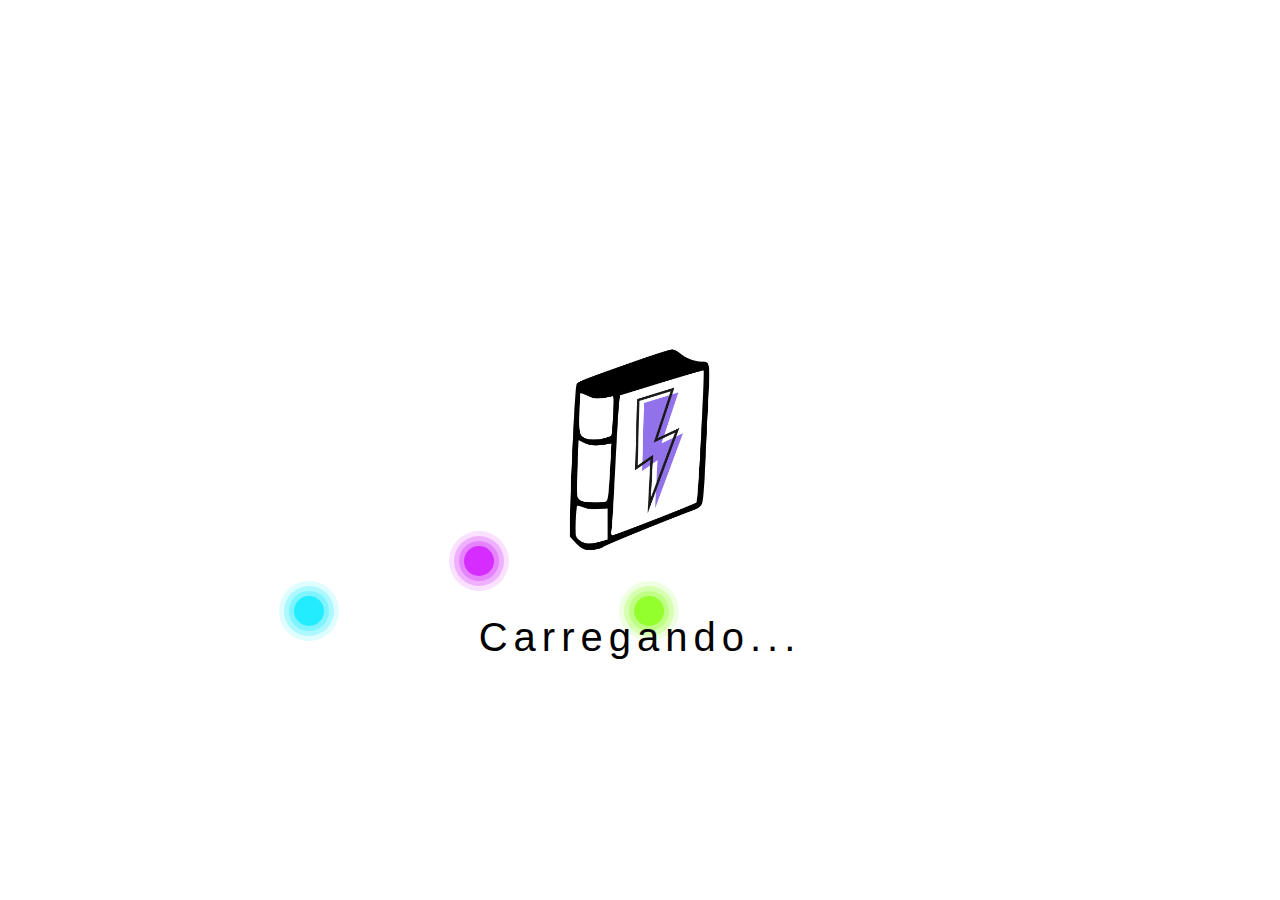
<file: index.html>
<!DOCTYPE html>
<html lang="pt-br">
<head>
    <meta charset="UTF-8">
    <meta http-equiv="X-UA-Compatible" content="IE=edge">
    <meta name="viewport" content="width=device-width, initial-scale=1.0">
    <title>Tela inicial</title>
    <link rel="stylesheet" href="https://cdnjs.cloudflare.com/ajax/libs/animate.css/4.1.1/animate.min.css" />
    <style>
        
      *{
        margin: 0;
        padding: 0;
        box-sizing: border-box;
      }
       body
       {
        display:flex;
        justify-content: center;
        align-items: center;
        min-height: 100vh; 
       }

       .titulo
       {
        font-size: 5.5em;
        font-family:'Gill Sans', 'Gill Sans MT', Calibri, 'Trebuchet MS', sans-serif;
        bottom: -40px;
        letter-spacing: 0.15em;
        position: absolute;
       }
       .fundo
        {
            position: absolute;
            animation: rubberBand 2s infinite;
        }
       .container
       {
        position: relative;
        width: 100%;
        display:flex;
        justify-content: center;
        align-items: center;
        animation: fugindo 5s linear forwards;
        animation-delay: 4s;
       }
       .container .Ring
       {
        position: relative;
        width: 400px;
        height: 400px;
        margin: -30px;
        
        border-radius: 50%;
        animation: anima 4s linear infinite;
       }
       @keyframes anima
       {
        0%
        {transform: rotate(0deg);}
        100%
        {transform: rotate(360deg);}
       }


          .container .Ring:nth-child(2)
       {
        animation: anima2 4s linear infinite;
       }
      
       .container .Ring:nth-child(1)::before
       {
        content: '';
        position: absolute;
        width: 30px;
        bottom: 24px;
        left: 24px;
        height: 30px;
        border-top: #24ecff;
        border-radius: 75%;
        background: #24ecff;
        box-shadow: 0 0 0 5px #24ecff55,0 0 0 10px #24ecff45,0 0 0 15px #24ecff25;
       }
       .container .Ring:nth-child(2)::before
       {
        content: '';
        position: absolute;
        width: 30px;
        bottom: 24px;
        left: 24px;
        height: 30px;
        border-radius: 75%;
        background: #93ff2d;
        box-shadow: 0 0 0 5px #93ff2d55,0 0 0 10px #93ff2d45,0 0 0 15px #93ff2d25;
       }
        @keyframes anima2
       {
        0%
        {transform: rotate(0deg);}
        100%
        {transform: rotate(-360deg);}
       }
       .container .Ring:nth-child(3)
       {
        position: absolute;
        top: -50px;
        animation: anima3 4s infinite linear;
        animation-delay: -1s;
        
       }
       @keyframes anima3
       {
        0%
        {transform: rotate(0deg);}
        100%
        {transform: rotate(-360deg);}
       }
       .container .Ring:nth-child(3)::before
       {
        content: '';
        position: absolute;
        width: 30px;
        bottom: 24px;
        left: 24px;
        height: 30px;
        border-radius: 75%;
        background: #d52dff;
        box-shadow: 0 0 0 5px #d52dff55,0 0 0 10px #d52dff45,0 0 0 15px #d52dff25;
       }
       .container p
       {
        position: absolute;
        font-size: 2.5em;
        font-family:'Gill Sans', 'Gill Sans MT', Calibri, 'Trebuchet MS', sans-serif;
        bottom: -40px;
        letter-spacing: 0.15em;
        }
       
    </style>
</head>
<body>
    <div class="container">
        <div class="Ring"></div>
        <div class="Ring"></div>
        <div class="Ring"></div>
        <p> Carregando...</p>
        <img src="Imagem22.png" class="fundo" height="450" width="800">
    </div>
</body>
<script>
    temporizador=setTimeout(abrir,5000);
    function abrir() {
        window.open("3.html","_self");
    }
</script>
</html>
</file>
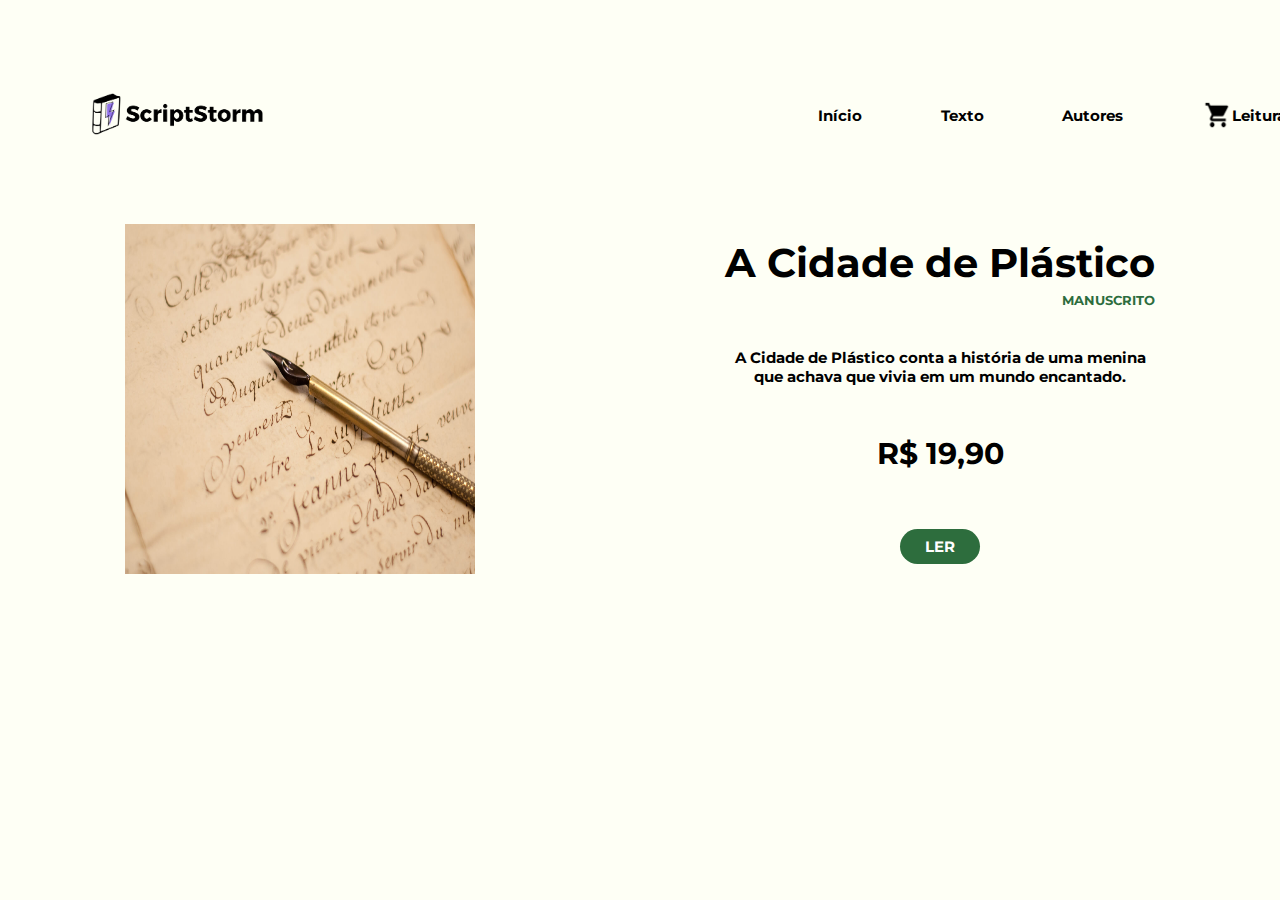
<file: 10.html>
<!DOCTYPE html>
<html lang="pt-br">

<head>
    <meta charset="UTF-8">
    <meta http-equiv="X-UA-Compatible" content="IE=edge">
    <meta name="viewport" content="width=device-width, initial-scale=1.0">
    <title>Produto</title>
    <link rel="stylesheet" href="10.css">
</head>

<body>
    <div class="teto">
        <a href="3.html"><img src="ScriptStorm.png" height="70" width="200"></a>
            <div class="invisivel"></div>
            <div class="tetao">
                <a class="a"  href="3.html"><div class="escrita1">Início</div></a>
                <a class="a" href="8.html"><div class="escrita2">Texto</div></a>
                <a class="a" href="9.html"><div class="escrita3">Autores</div></a>
                <a class="a" href="11.html"><div class="escrita4">
                    <img src="carrinho.png" class="carrinho" height="35" width="30">
                    Leituras
                </div></a>
            </div> 
        </div>
    <div class="D1">
        <div class="D2">
            <div class="imagem2">
                <img src="imagem2.jpg" alt="imagem1" height="350" width="350">
            </div>
        </div>
        <div class="D3"></div>
        <div class="D2">
            <div class="titulo">
                A Cidade de Plástico <br>
                <div class="tag">
                    MANUSCRITO <br>
                </div>
                <div class="descricao">
                    A Cidade de Plástico conta a história de uma menina <br>
                    que achava que vivia em um mundo encantado. <br>
                    <br>
                </div>
                <div class="preco">
                    R$ 19,90 <br> <br>
                </div>
                <div class="botao1">
                    <a href="7.html"><button> LER </button></a>
                </div>
            </div>
        </div>
    </div>


</body>

</html>
</file>
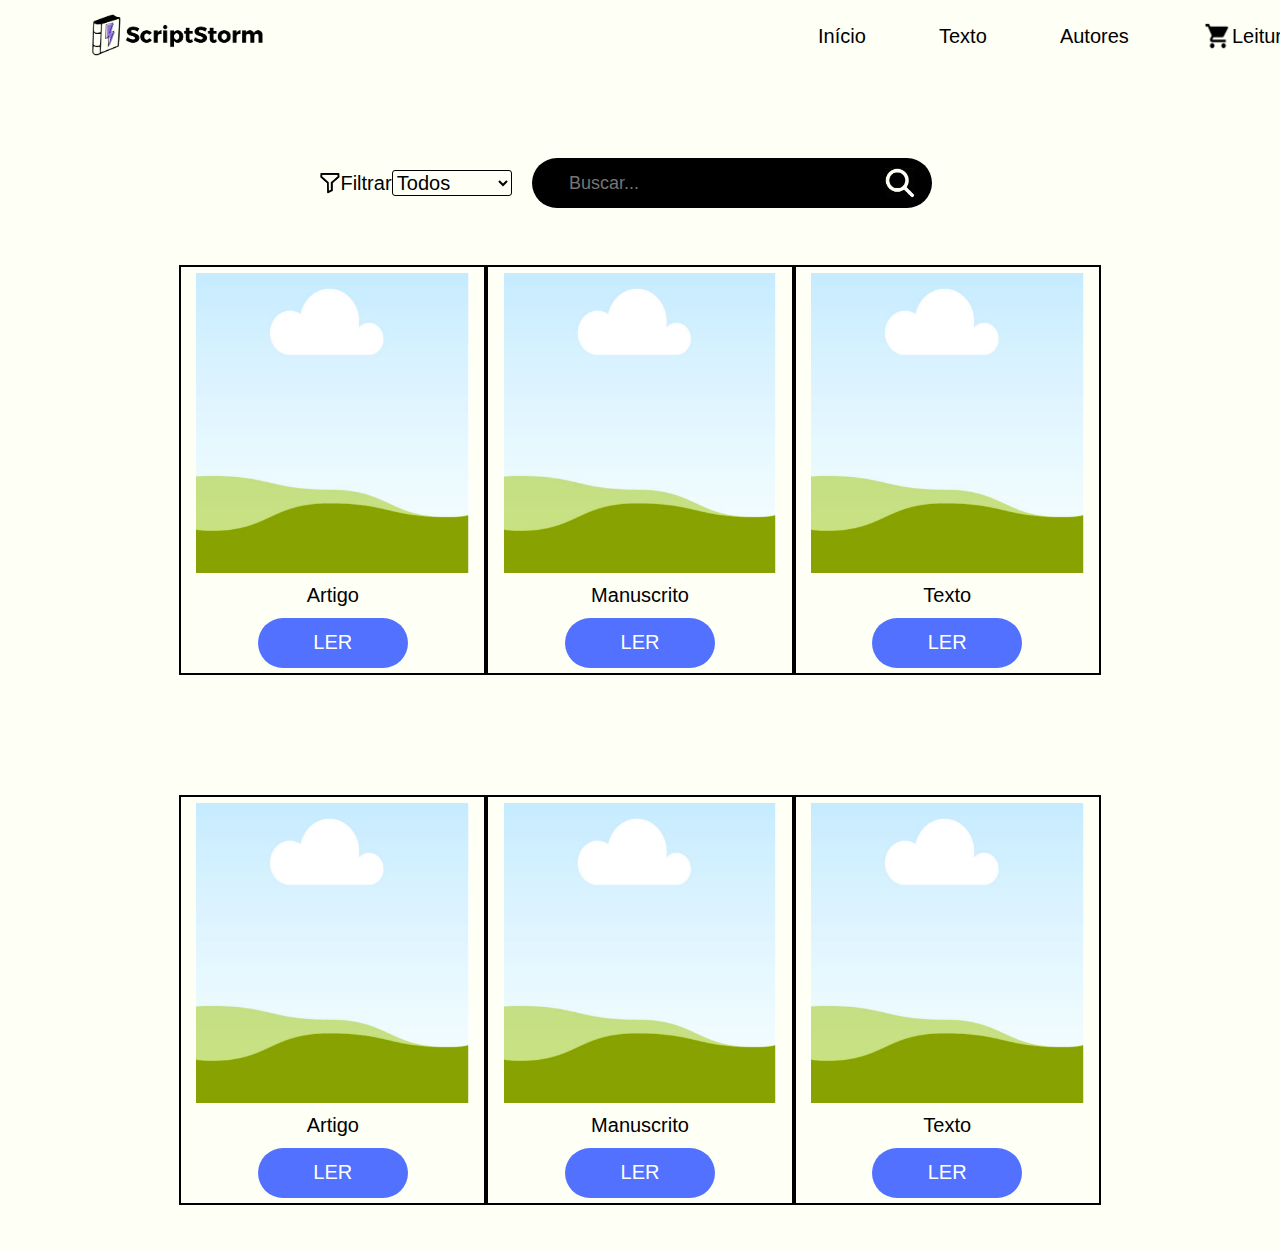
<file: 11.html>
<!DOCTYPE html>
<html lang="pt-br">
<head>
    <meta charset="UTF-8">
    <meta http-equiv="X-UA-Compatible" content="IE=edge">
    <meta name="viewport" content="width=device-width, initial-scale=1.0">
    <title>Sua biblioteca</title>
    <link rel="stylesheet" href="11.css">
</head>
<body>

</head>
<body>
    <div class="teto">
        <a href="3.html"><img src="ScriptStorm.png" height="70" width="200"></a>
            <div class="invisivel"></div>
            <div class="tetao">
                <a class="a"  href="3.html"><div class="escrita1">Início</div></a>
                <a class="a" href="8.html"><div class="escrita2">Texto</div></a>
                <a class="a" href="9.html"><div class="escrita3">Autores</div></a>
                <a class="a" href="11.html"><div class="escrita4">
                    <img src="carrinho.png" class="carrinho" height="35" width="30">
                    Leituras
                </div></a>
            </div> 
        </div>
    <div class="pesquisa">
        <div class="filtro"><img src="FILTRO.png" width="20px" class="Filtrao">Filtrar
            <select id="Filtross" class="filtrosss">
                <option selected>Todos</option>
                <option>Artigo</option>
                <option>Manuscrito</option>
                <option>Texto</option>
               </select></div>
            <div class="barra">
                <input type="text" id="txtBusca" placeholder="Buscar..." maxlength="256"/>
                <img src="Lupa.png" class="lupinha" height="30px">
            </div>
    </div>
    <br><br>
    <div class="produtos">
        <div class="itens1">
            <div class="item1">
                <img src="ImagenG.png" width="90%" height="300px">
                Artigo
                <a href="10.html"><div class="botaoler">LER</div></a>
            </div>
            <div class="item2">
                <img src="ImagenG.png" width="90%" height="300px">
                Manuscrito
                <a href="10.html"><div class="botaoler">LER</div></a>
            </div>
            <div class="item3">
                <img src="ImagenG.png" width="90%" height="300px">
                Texto
                <a href="10.html"><div class="botaoler">LER</div></a>
            </div>
        </div>
            
    </div>
    <div class="produtos">
        <div class="itens1">
            <div class="item1">
                <img src="ImagenG.png" width="90%" height="300px">
                Artigo
                <a href="10.html"><div class="botaoler">LER</div></a>
            </div>
            <div class="item2">
                <img src="ImagenG.png" width="90%" height="300px">
                Manuscrito
                <a href="10.html"><div class="botaoler">LER</div></a>
            </div>
            <div class="item3">
                <img src="ImagenG.png" width="90%" height="300px">
                Texto
                <a href="10.html"><div class="botaoler">LER</div></a>
            </div>
        </div>
    </div>
</body>
</html>
</file>
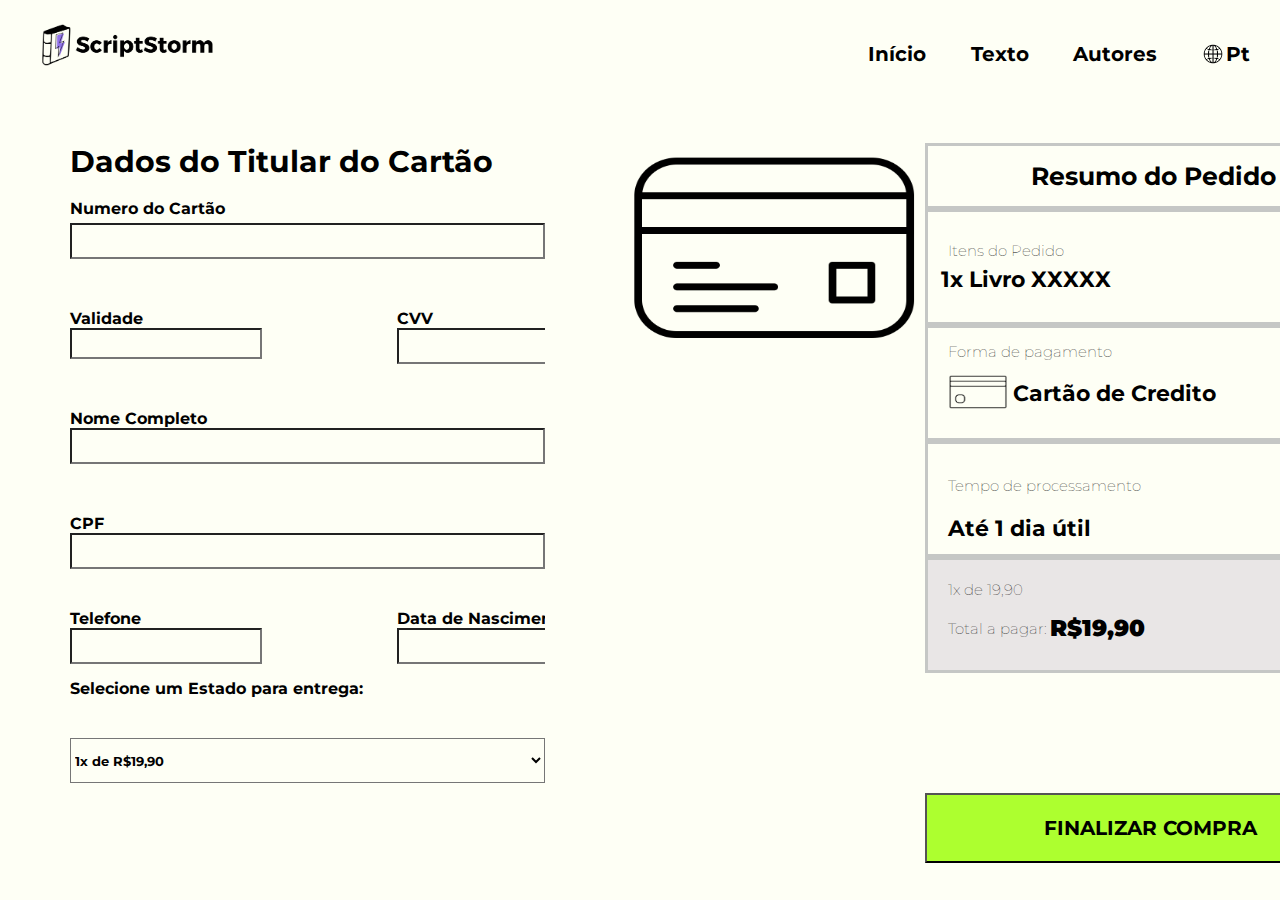
<file: 12.html>
<!DOCTYPE html>
<html lang="pt-br">
<head>
    <meta charset="UTF-8">
    <meta http-equiv="X-UA-Compatible" content="IE=edge">
    <meta name="viewport" content="width=device-width, initial-scale=1.0">
    <title>Informações de pagamento</title>
    <link rel="stylesheet" href="12.css">
</head> 
<body>
    <div class="teto">
        <a href="3.html"><img src="ScriptStorm.png" class="pedro"></a>
        <div class="invisivel"></div>
        <div class="tetao">
            <a class="a" href="3.html"><div class="escrita1">Início</div></a>
            <a class="a" href="8.html"><div class="escrita2">Texto</div></a>
            <a class="a" href="9.html"><div class="escrita3">Autores</div></a>
            <div class="escrita4">
                <img src="globe.png" class="globao">
                Pt
            </div>
        </div>  
    </div>
    <div class="embaixo">
        <div class="retan1">
            <div class="Dados">Dados do Titular do Cartão</div>
            <br>
            <div class="Numero">Numero do Cartão</div>
            <input type="text" class="numero">
            <div class="valicode">
                <div class="validade">
                    Validade
                    <input type="text" class="vali">
                </div>
                <div class="codigo">
                    CVV
                    <input type="text" class="CVV">
                </div>
            </div>
            <div class="Nome">Nome Completo</div>
            <input type="text" class="nome">
            <div class="CPF">CPF</div>
            <input type="text" class="cpf">
            <div class="teda">
                <div class="telefone">
                    Telefone
                    <input type="text" class="tele">
                </div>
                <div class="data">
                    Data de Nascimento
                    <input type="text" class="date">
                </div>
            </div>  
            Selecione um Estado para entrega:
            <select id="estado" class="para">
            <option>1x de R$19,90 </option>
            <option>2x de R$9,95 sem juros</option>
            <option>3x de R$6,64 sem juros</option>
            <option>4x de R$4,98 sem juros</option>
            </select>
        </div>
        <div class="retan2">
            <img src="cartaozao.png" class="cartao" >
        </div>
        <div class="retan3">
            <div class="borda">
                <div class="parte1">Resumo do Pedido</div>
                <div class="parte2">
                    <div class="excrita">
                        <div class="peq">Itens do Pedido</div>
                        <div class="gran">1x Livro XXXXX</div>
                    </div>
                    <div class="num">R$ 19,90</div>
                </div>
                <div class="parte3">
                    <div class="forma">Forma de pagamento</div>
                    <div class="ca">
                        <img src="mini.png" class="mini">
                        <div class="cc">Cartão de Credito</div>
                    </div>
                </div>
                <div class="parte4">
                    <div class="tempo">Tempo de processamento</div>
                    <div class="util">Até 1 dia útil</div>
                </div>
                <div class="parte5">
                    <div class="ult1">1x de 19,90</div>
                    <div class="ult2">
                        <div class="totall">Total a pagar:</div>
                        <div class="deze">R$19,90</div>
                    </div>
                </div>
            </div>
            <a href="14.html"><button>FINALIZAR COMPRA</button></a>
        </div>
    </div>
</body>
</html>
</file>
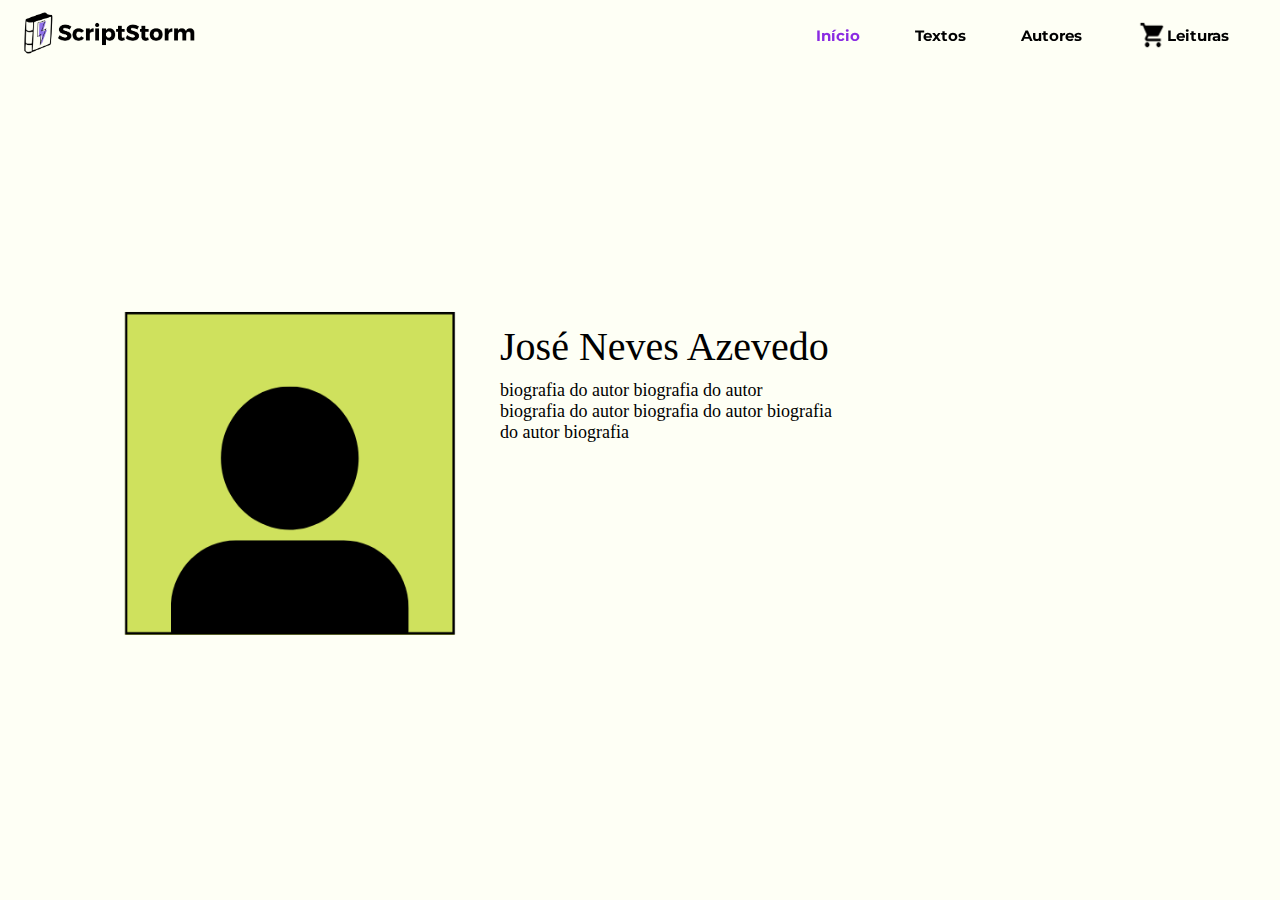
<file: 13.html>
<!DOCTYPE html>
<html lang="pt-br">

<head>
    <meta charset="UTF-8">
    <meta http-equiv="X-UA-Compatible" content="IE=edge">
    <meta name="viewport" content="width=device-width, initial-scale=1.0">
    <title>Script Storm - Biografia do Autor </title>
    <link rel="stylesheet" href="13.css">

</head>

<body>
    <div class="linha">
        <div class="logo">
            <img src="logopng.png" alt="logo" height="70" width="200">
        </div>
        <div class="teto">
            <div class="invisivel"></div>
            <div class="tetao">
                <div class="escrita1">Início</div>
                <div class="escrita2">Textos</div>
                <div class="escrita3">Autores</div>
                <div class="escrita4">
                    <img src="carrinho.png" class="carrinho" height="35" width="30">
                    Leituras
                </div>
            </div>
        </div>
    </div>
    <div class="D3">
        <div class="D2">
            <div class="autorImg">
                <img src="autor.png" alt="autorImg" height="500" width="500">
            </div>
        </div>
        <div class="D1">
            <div class="nomeAutor">
                José Neves Azevedo <br>
                <div class="bioAutor">
                    biografia do autor biografia do autor <br>
                    biografia do autor biografia do autor biografia <br>
                    do autor biografia <br>
                </div>
            </div>
        </div>
    </div>

</body>

</html>
</file>
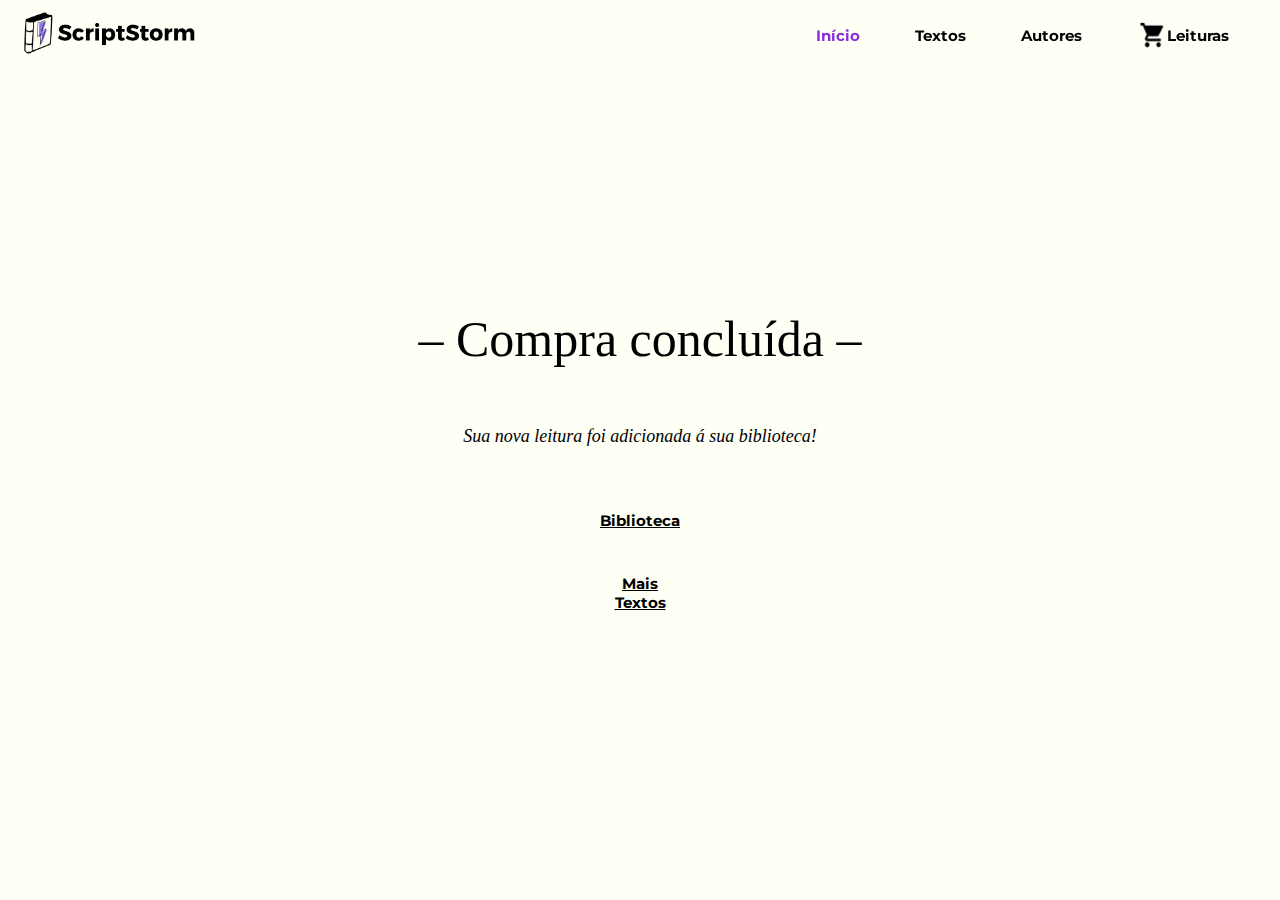
<file: 14.html>
<!DOCTYPE html>
<html lang="pt-br">

<head>
    <meta charset="UTF-8">
    <meta http-equiv="X-UA-Compatible" content="IE=edge">
    <meta name="viewport" content="width=device-width, initial-scale=1.0">
    <title>Script Storm - Compra Concluída </title>
    <link rel="stylesheet" href="14.css">
</head>

<body>
    <div class="linha">
        <div class="logo">
            <img src="logopng.png" alt="logo" height="70" width="200">
        </div>
        <div class="teto">
            <div class="invisivel"></div>
            <div class="tetao">
                <div class="escrita1">Início</div>
                <div class="escrita2">Textos</div>
                <div class="escrita3">Autores</div>
                <div class="escrita4">
                    <img src="carrinho.png" class="carrinho" height="35" width="30">
                    Leituras
                </div>
            </div>
        </div>
    </div>
    <div class="D3">
        <div class="D1">
            <div class="texto1">
                – Compra concluída – <br> <br>
                <div class="texto2">
                    Sua nova leitura foi adicionada á sua biblioteca! <br> <br>
                </div>
                <div class="botao1">
                    <button><a href="11.html">Biblioteca</a></button>
                </div>
                <div class="botao2">
                    <button><a href="8.html">Mais Textos</a></button>
                </div>
            </div>
        </div>
    </div>
</body>

</html>
</file>
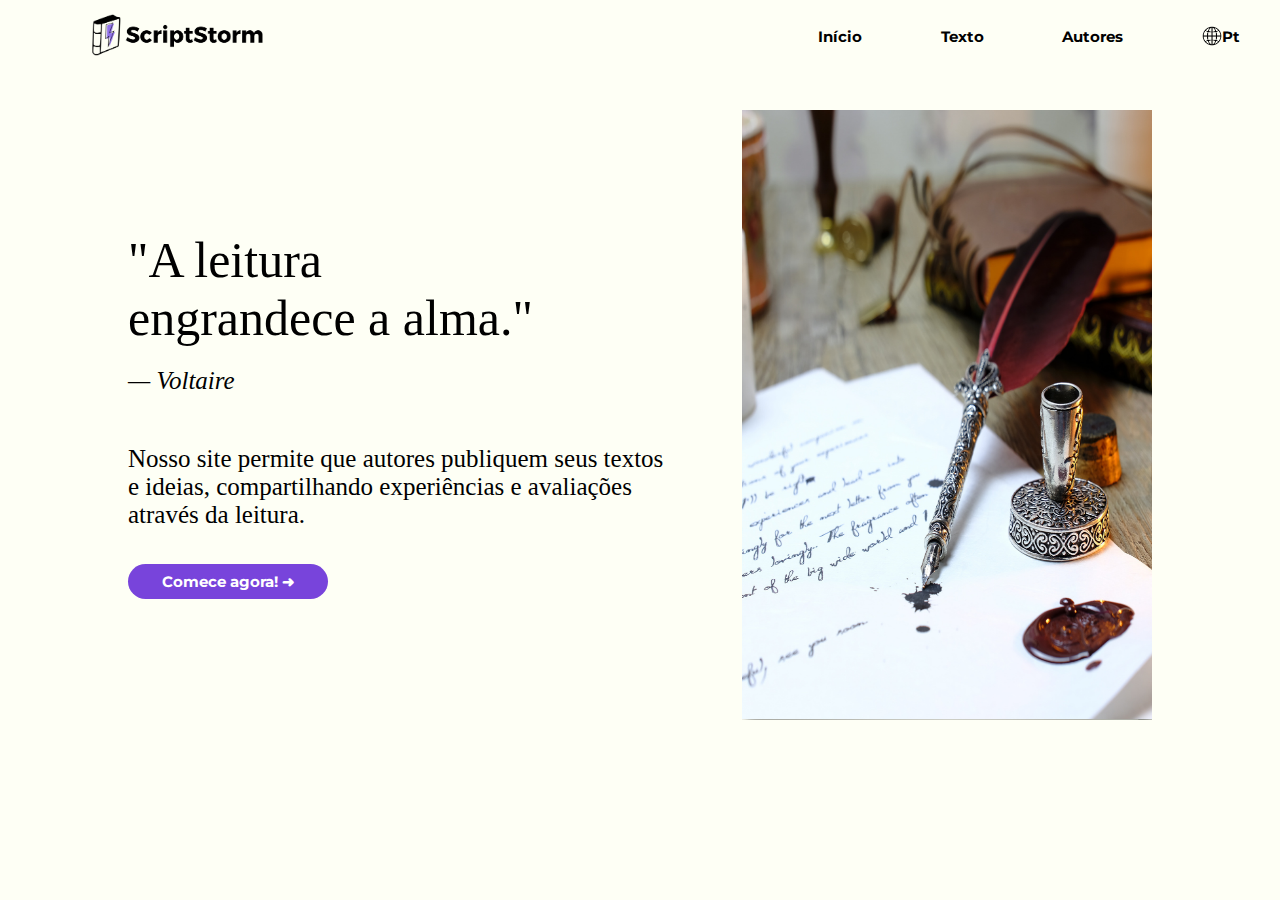
<file: 3.html>
<!DOCTYPE html>
<html lang="pt-br">

<head>
    <meta charset="UTF-8">
    <meta http-equiv="X-UA-Compatible" content="IE=edge">
    <meta name="viewport" content="width=device-width, initial-scale=1.0">
    <title>INICIO</title>
    <link rel="stylesheet" href="3.css">
</head>

<body>
    <div class="teto">
        <a href="3.html"><img src="ScriptStorm.png" height="70" width="200"></a>
        <div class="invisivel"></div>
        <div class="tetao">
            <a class="a" href="3.html"><div class="escrita1">Início</div></a>
            <a class="a" href="8.html"><div class="escrita2">Texto</div></a>
            <a class="a" href="9.html"><div class="escrita3">Autores</div></a>
            <div class="escrita4">
                <img src="globe.png" class="globao">
                Pt
            </div>
        </div>  
    </div>
    </div>
    <div class="Centro">
        <div class="textos">
        <div class="texto1">
            "A leitura <br>
            engrandece a alma."<br>
        </div>
            <div class="texto2">
                — Voltaire <br>
            </div>
            <div class="texto3">
                Nosso site permite que autores publiquem seus textos <br>
                e ideias, compartilhando experiências e avaliações <br>
                através da leitura. <br>
            </div>
            <div class="botao1">
                <a href="4.html"><button>Comece agora! ➜</button></a>
            </div>
            </div>
        <img src="imagem1.png" width="400px"height="400px" class="imagem">
    </div>


</body>

</html>
</file>
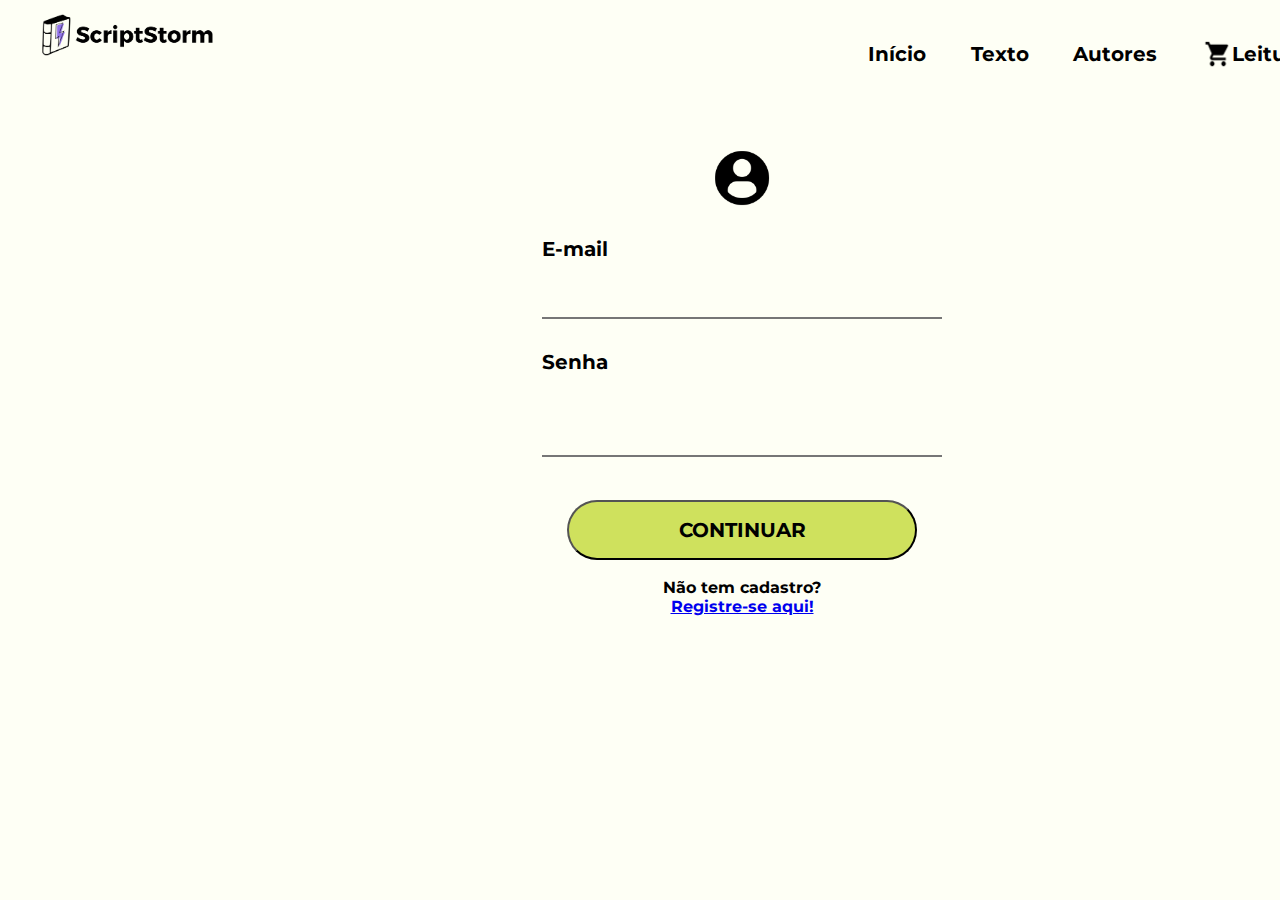
<file: 4.html>
<!DOCTYPE html>
<html lang="pt-br">
<head>
    <meta charset="UTF-8">
    <meta http-equiv="X-UA-Compatible" content="IE=edge">
    <meta name="viewport" content="width=device-width, initial-scale=1.0">
    <title>Login</title>
    <link rel="stylesheet" href="4.css">
</head>
<body>
    <div class="teto">
        <a href="3.html"><img src="ScriptStorm.png" height="70" width="200"></a>
            <div class="invisivel"></div>
            <div class="tetao">
                <a class="a"  href="3.html"><div class="escrita1">Início</div></a>
                <a class="a" href="8.html"><div class="escrita2">Texto</div></a>
                <a class="a" href="9.html"><div class="escrita3">Autores</div></a>
                <a class="a" href="11.html"><div class="escrita4">
                    <img src="carrinho.png" class="carrinho" height="35" width="30">
                    Leituras
                </div></a>
            </div> 
        </div>
    <div class="embaixo">
        <div class="usuario">
            <img src="usuario.png" class="usuarioo">
        </div>
        <div class="retangulo">
            <div class="escritas">
                E-mail
                <input type="text" id="txtBusca" class="Email"/>
                Senha
                <input type="password" id="txtBusca" class="Senha"/>
            </div>
            <div class="botao">
                <a href="8.html"><button>CONTINUAR</button></a>
            </div>
            <div class="final">
                <div class="cadastro">Não tem cadastro?</div>
                <a href="5.html"><div class="registre">Registre-se aqui!</div></a>
            </div>
        </div>
    </div>
</body>
</html>
</file>
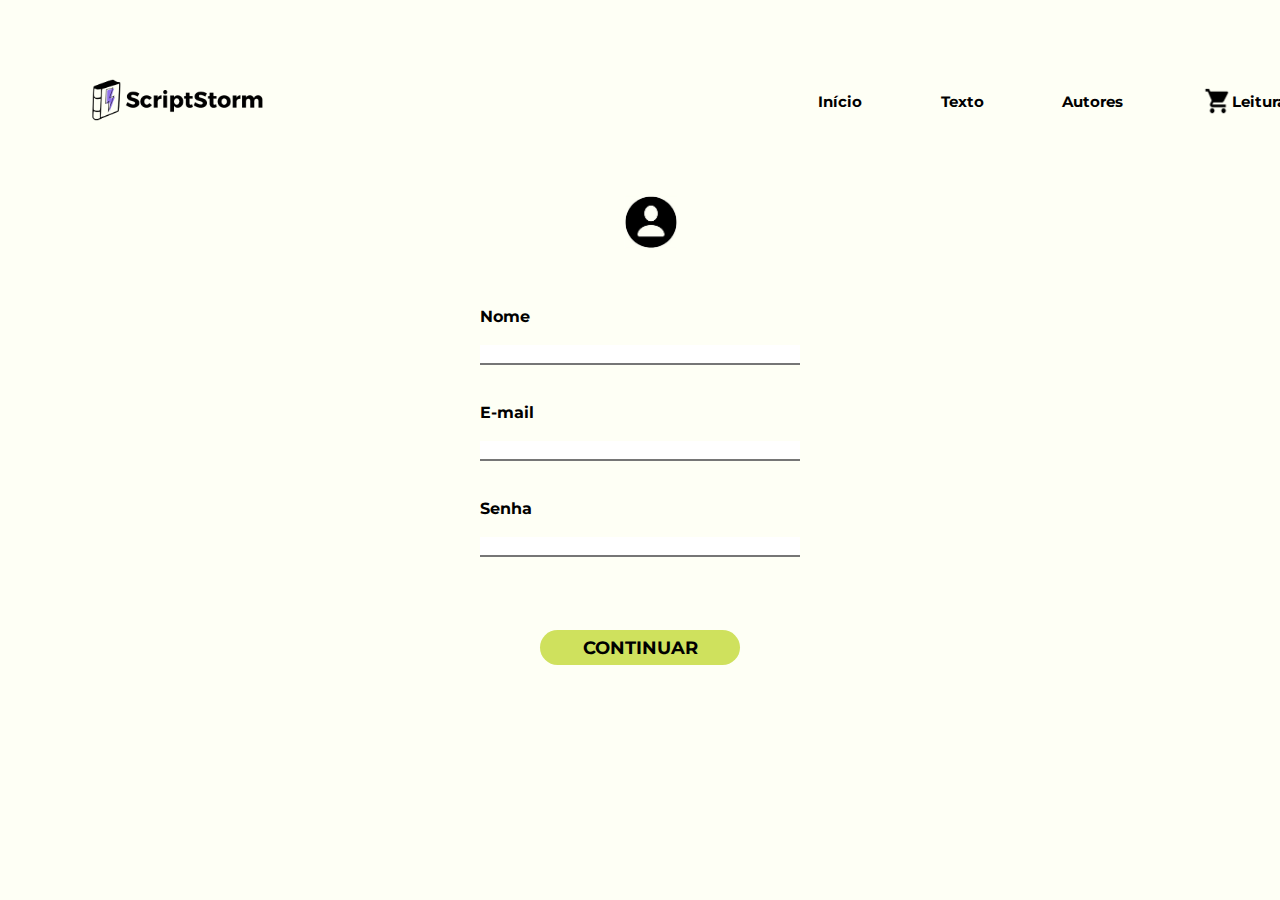
<file: 5.html>
<!DOCTYPE html>
<html lang="en">

<head>
    <meta charset="UTF-8">
    <meta http-equiv="X-UA-Compatible" content="IE=edge">
    <meta name="viewport" content="width=device-width, initial-scale=1.0">
    <title>Cadastro</title>
    <link rel="stylesheet" href="5.css">
</head>

<body>
    <div class="teto">
        <a href="3.html"><img src="ScriptStorm.png" height="70" width="200"></a>
            <div class="invisivel"></div>
            <div class="tetao">
                <a class="a"  href="3.html"><div class="escrita1">Início</div></a>
                <a class="a" href="8.html"><div class="escrita2">Texto</div></a>
                <a class="a" href="9.html"><div class="escrita3">Autores</div></a>
                <a class="a" href="11.html"><div class="escrita4">
                    <img src="carrinho.png" class="carrinho" height="35" width="30">
                    Leituras
                </div></a>
            </div> 
        </div>
    <div class="D1">
        <div class="perfil">
            <img src="perfil.png" height="150" width="150">
        </div>
        <div class="campos">
            Nome <br> <br>
            <input type="text" id="txtBusca" class="nome" />
            <br> <br>
            E-mail <br> <br>
            <input type="text" id="txtBusca" class="email" />
            <br> <br>
            Senha <br> <br>
            <input type="text" id="txtBusca" class="senha" />
            <br> <br>
        </div>
        <div class="botao1">
            <a href="4.html"><button>CONTINUAR</button></a>
        </div>
    </div>
</body>

</html>
</file>
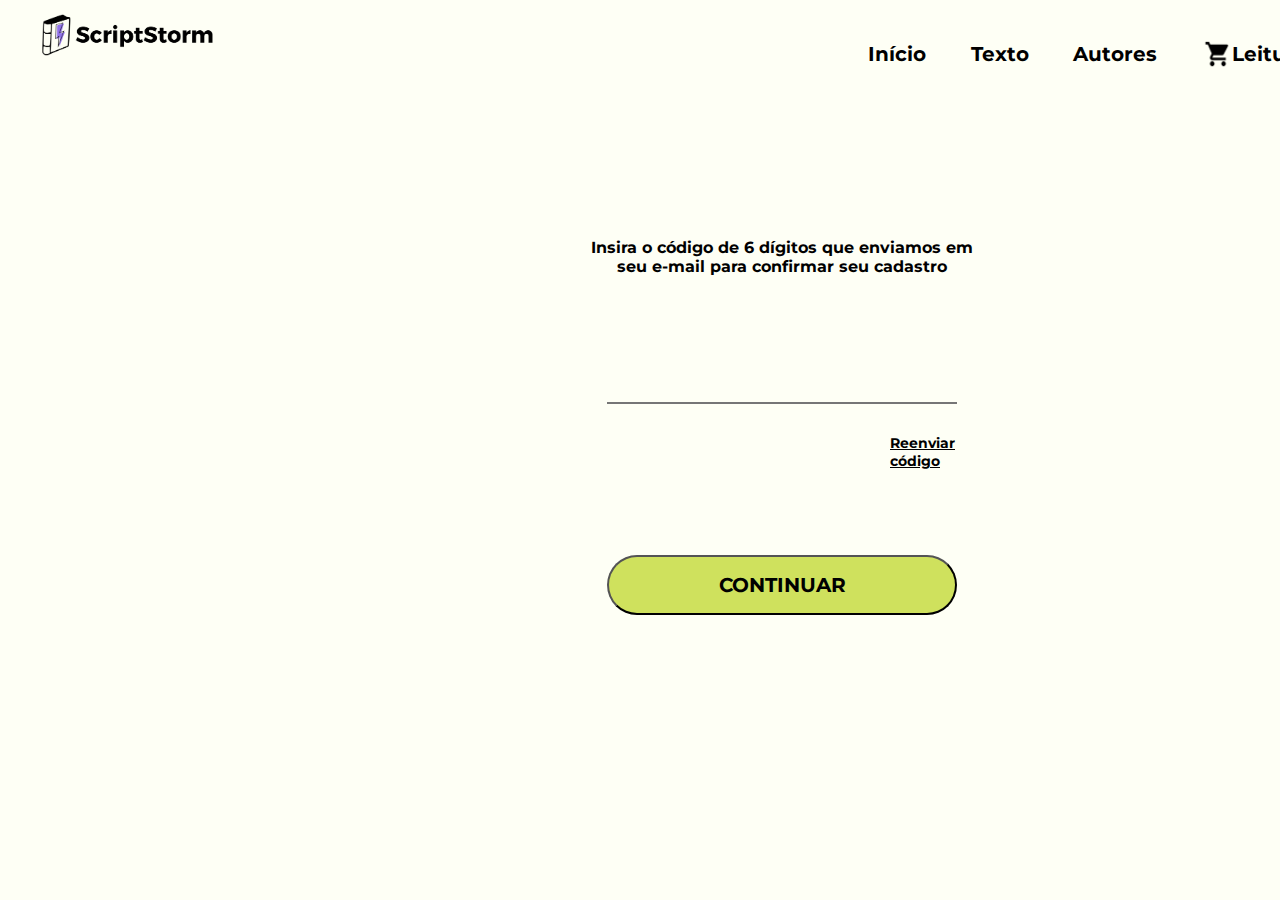
<file: 6.html>
<!DOCTYPE html>
<html lang="pt-br">
<head>
    <meta charset="UTF-8">
    <meta http-equiv="X-UA-Compatible" content="IE=edge">
    <meta name="viewport" content="width=device-width, initial-scale=1.0">
    <title>Autenticação</title>
    <link rel="stylesheet" href="6.css">
</head>
<body>
    <div class="teto">
        <a href="3.html"><img src="ScriptStorm.png" height="70" width="200"></a>
            <div class="invisivel"></div>
            <div class="tetao">
                <a class="a"  href="3.html"><div class="escrita1">Início</div></a>
                <a class="a" href="8.html"><div class="escrita2">Texto</div></a>
                <a class="a" href="9.html"><div class="escrita3">Autores</div></a>
                <a class="a" href="11.html"><div class="escrita4">
                    <img src="carrinho.png" class="carrinho" height="35" width="30">
                    Leituras
                </div></a>
            </div> 
        </div>
    <div class="embaixo">
        <div class="insira">Insira o código de 6 dígitos que enviamos em seu e-mail para confirmar seu cadastro</div>
        <input type="text" id="txtBusca" class="Codigo"/>
        <div class="reenviar">Reenviar código</div>
        <div class="botao">
            <a href="8.html"><button>CONTINUAR</button></a>
        </div>
    </div>
</body>
</html>
</file>
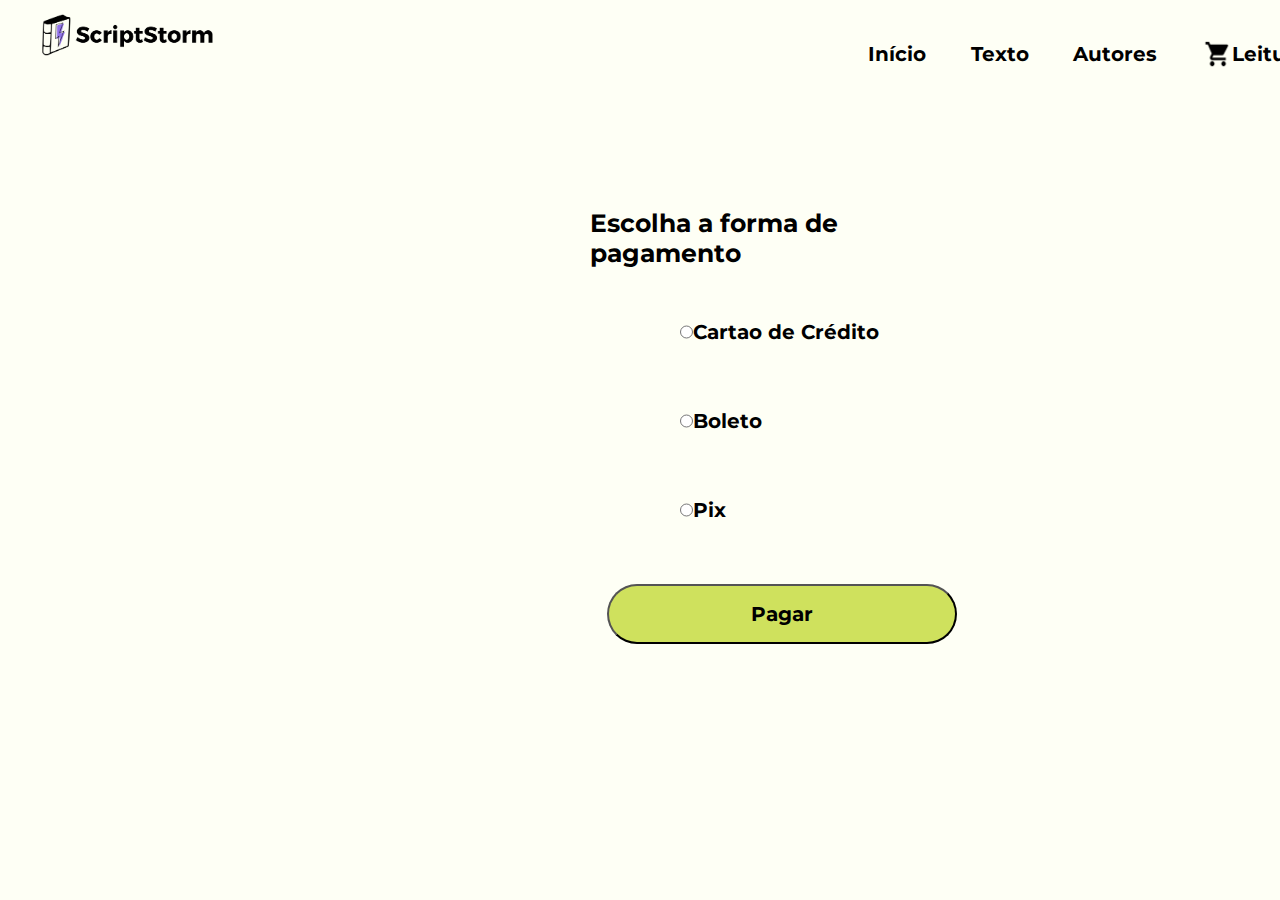
<file: 7.html>
<!DOCTYPE html>
<html lang="pt-br">
<head>
    <meta charset="UTF-8">
    <meta http-equiv="X-UA-Compatible" content="IE=edge">
    <meta name="viewport" content="width=device-width, initial-scale=1.0">
    <title>Forma de pagamento</title>
    <link rel="stylesheet" href="7.css">
</head>
<body>
        </style>
    </head>
    <body>
        <div class="teto">
            <a href="3.html"><img src="ScriptStorm.png" height="70" width="200"></a>
                <div class="invisivel"></div>
                <div class="tetao">
                    <a class="a"  href="3.html"><div class="escrita1">Início</div></a>
                    <a class="a" href="8.html"><div class="escrita2">Texto</div></a>
                    <a class="a" href="9.html"><div class="escrita3">Autores</div></a>
                    <a class="a" href="11.html"><div class="escrita4">
                        <img src="carrinho.png" class="carrinho" height="35" width="30">
                        Leituras
                    </div></a>
                </div> 
            </div>
        <div class="embaixo">
            <div class="pergunta">
                Escolha a forma de pagamento
            </div>
            <div class="opcoes">
                <div class="op">
                    <input type="radio">Cartao de Crédito
                </div>
                <div class="op">
                    <input type="radio">Boleto
                </div>
                <div class="op">
                    <input type="radio" >Pix
                </div> 
            </div>
            <div class="botao">
                <a href="12.html"><button>Pagar</button></a>
                 </a>
            </div>
        </div>

</body>
</html>
</file>
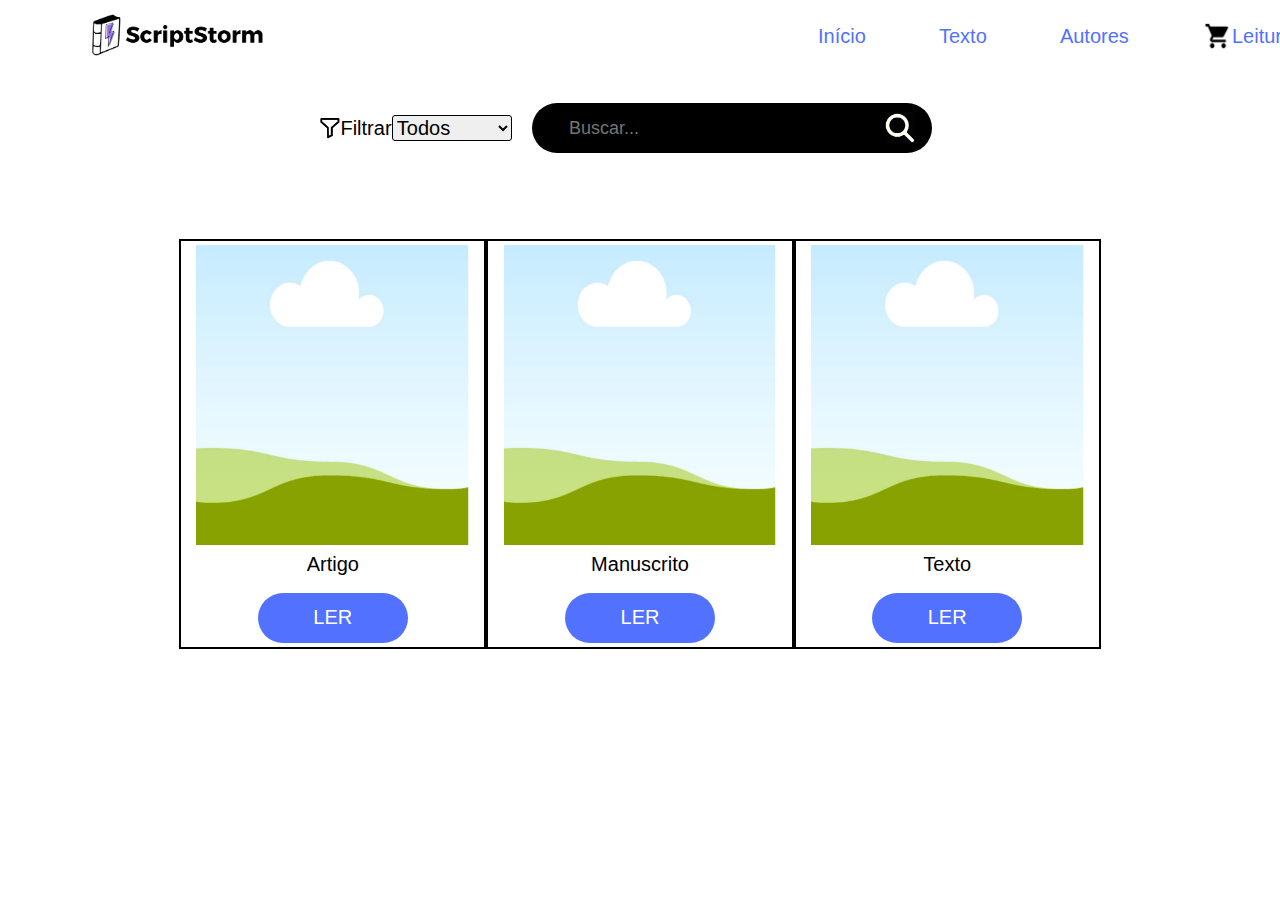
<file: 8.html>
<!DOCTYPE html>
<html lang="pt-br">
<head>
    <meta charset="UTF-8">
    <meta http-equiv="X-UA-Compatible" content="IE=edge">
    <meta name="viewport" content="width=device-width, initial-scale=1.0">
    <title>Textos</title>
<link rel="stylesheet" href="8.css">
</head>
<body>

</head>
<body>
    <div class="teto">
        <a href="3.html"><img src="ScriptStorm.png" height="70" width="200"></a>
            <div class="invisivel"></div>
            <div class="tetao">
                <a class="a" href="3.html"><div class="escrita1">Início</div></a>
                <a class="a" href="8.html"><div class="escrita2">Texto</div></a>
                <a class="a" href="9.html"><div class="escrita3">Autores</div></a>
                <a class="a" href="11.html"><div class="escrita4">
                    <img src="carrinho.png" class="carrinho" height="35" width="30">
                    Leituras
                </div></a>
            </div> 
        </div>
    <div class="pesquisa">
        <div class="filtro"><img src="FILTRO.png" width="20px" class="filtrao">Filtrar
            <select id="Filtross" class="filtrosss">
                <option selected>Todos</option>
                <option>Artigo</option>
                <option>Manuscrito</option>
                <option>Texto</option>
               </select></div>
            <div class="barra"><input type="text" id="txtBusca" placeholder="Buscar..." maxlength="256"/><img src="Lupa.png" class="lupinha" height="30px"></div>
    </div>
    <div class="produtos">
        <div class="itens1">
            <div class="item1">
                <img src="ImagenG.png" width="90%" height="300px">
                Artigo
                <a href="10.html"><div class="botaoler">LER</a>
                </div>
            </div>
            <div class="item2">
                <img src="ImagenG.png" width="90%" height="300px">
                Manuscrito
                <a href="10.html"><div class="botaoler">LER</a>
                </div>
            </div>
            <div class="item3">
                <img src="ImagenG.png" width="90%" height="300px">
                Texto
                <a href="10.html"><div class="botaoler">LER</a>
                </div>
            </div>
        </div>
            
    </div>

</body>
</html>
</file>
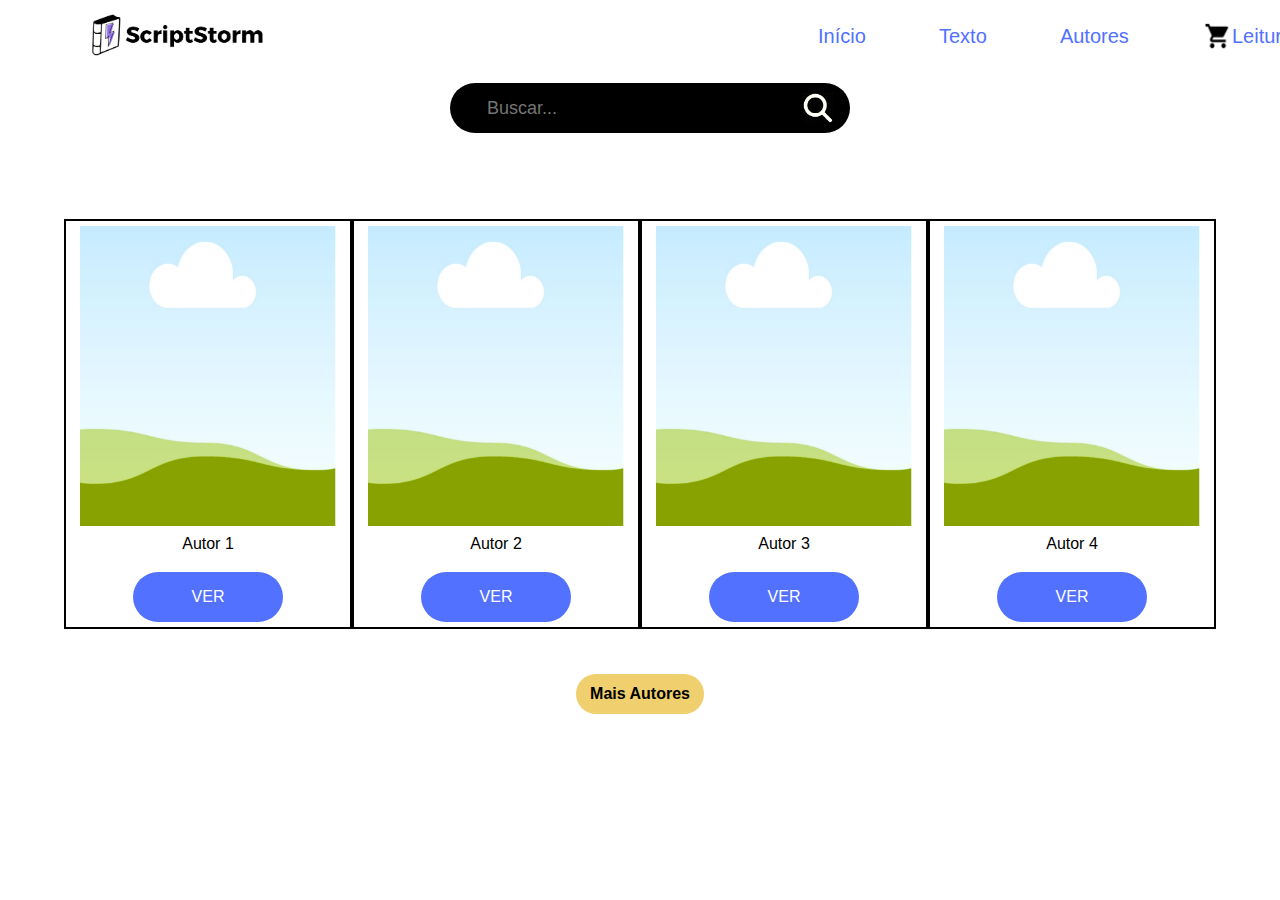
<file: 9.html>
<!DOCTYPE html>
<html lang="pt-br">
<head>
    <meta charset="UTF-8">
    <meta http-equiv="X-UA-Compatible" content="IE=edge">
    <meta name="viewport" content="width=device-width, initial-scale=1.0">
    <title>Autores</title>
     <link rel="stylesheet" href="9.css">
</head>
<body>

</head>
<body>
    <div class="teto">
        <a href="3.html"><img src="ScriptStorm.png" height="70" width="200"></a>
            <div class="invisivel"></div>
            <div class="tetao">
                <a class="a"  href="3.html"><div class="escrita1">Início</div></a>
                <a class="a" href="8.html"><div class="escrita2">Texto</div></a>
                <a class="a" href="9.html"><div class="escrita3">Autores</div></a>
                <a class="a" href="11.html"><div class="escrita4">
                    <img src="carrinho.png" class="carrinho" height="35" width="30">
                    Leituras
                </div></a>
            </div> 
        </div>
    <div class="pesquisa">
        <div class="barra"><input type="text" id="txtBusca" placeholder="Buscar..." maxlength="256"/><img src="Lupa.png" class="lupinha" height="30px"></div>
    </div>
    <div class="produtos">
        <div class="itens1">
            <div class="item1">
                <img src="ImagenG.png" width="90%" height="300px">
                Autor 1
                <a href="13.html"><div class="botaover">VER</a>
                </div>
            </div>
            <div class="item2">
                <img src="ImagenG.png" width="90%" height="300px">
                Autor 2
                <a href="13.html"><div class="botaover">VER</a>
                </div>
            </div>
            <div class="item3">
                <img src="ImagenG.png" width="90%" height="300px">
                Autor 3
                <a href="13.html"><div class="botaover">VER</a>
                </div>
            </div>
            <div class="item4">
                <img src="ImagenG.png" width="90%" height="300px">
                Autor 4
                <a href="13.html"><div class="botaover">VER</a>
                </div>
            </div>
        </div>
            
    </div>
    <a href="9.html"><div class="mais">
        Mais Autores
    </div></a>

</body>
</html>
</file>
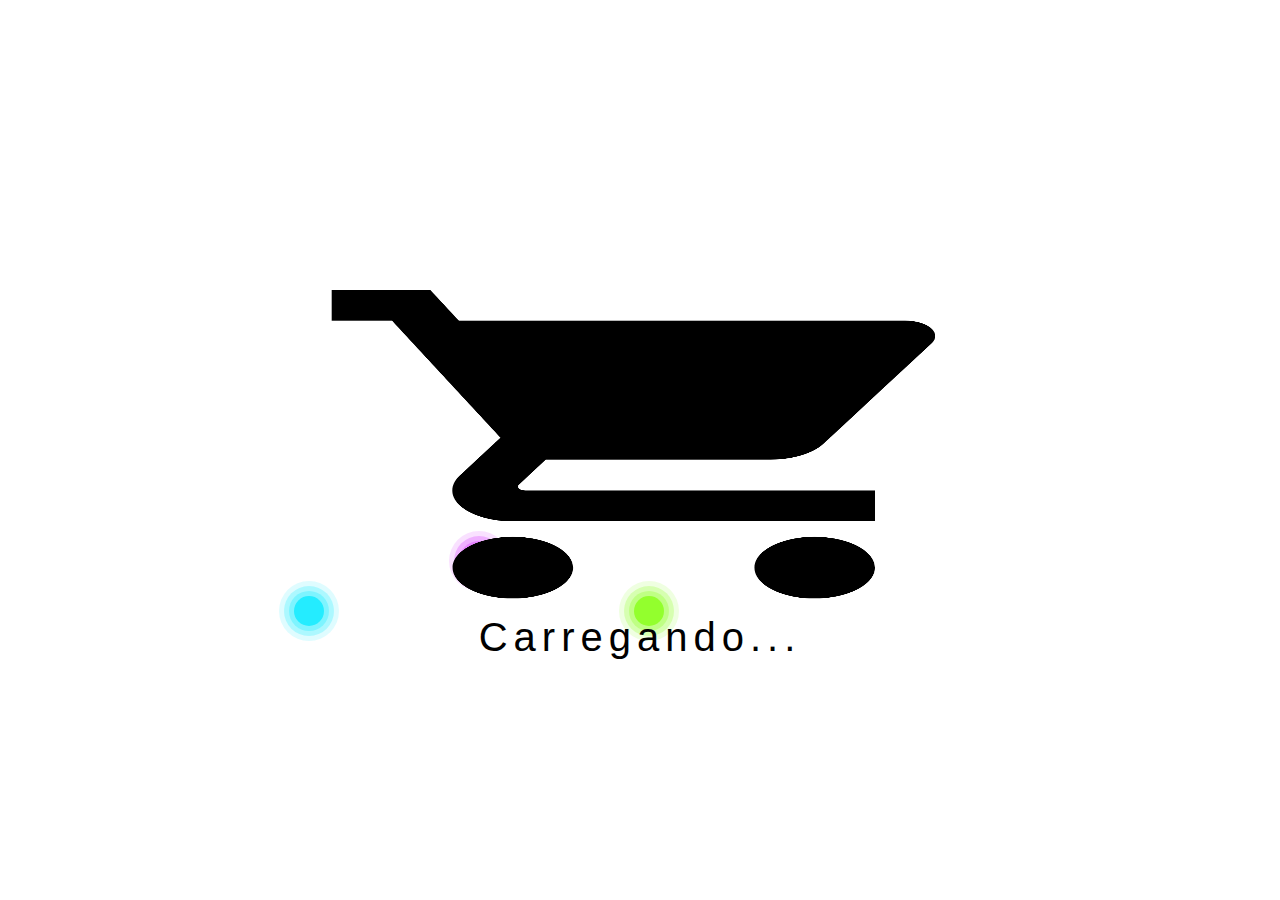
<file: Tela_inicial.html>
<!DOCTYPE html>
<html lang="pt-br">
<head>
    <meta charset="UTF-8">
    <meta http-equiv="X-UA-Compatible" content="IE=edge">
    <meta name="viewport" content="width=device-width, initial-scale=1.0">
    <title>Tela inicial</title>
    <link rel="stylesheet" href="https://cdnjs.cloudflare.com/ajax/libs/animate.css/4.1.1/animate.min.css" />
    <style>
        
      *{
        margin: 0;
        padding: 0;
        box-sizing: border-box;
      }
       body
       {
        display:flex;
        justify-content: center;
        align-items: center;
        min-height: 100vh;   
       }
       .letras
       {
        position: absolute;
        animation: vindo2 3s forwards;
        animation-delay: 7s;
        opacity: 0;
       }
       @keyframes vindo2 
       {
        0%{left: -1000px; opacity: 1;}
        90%{left:  900px; opacity: 1; }
        95%{left:  1000px; opacity: 0; }
        1000%{left:  -5000px; opacity: 0; }
       }
       .final
       {
        position: absolute;
        top: -250px;
        left: -500px;
       }
       
       .titulo
       {
        font-size: 5.5em;
        font-family:'Gill Sans', 'Gill Sans MT', Calibri, 'Trebuchet MS', sans-serif;
        bottom: -40px;
        letter-spacing: 0.15em;
        position: absolute;
       }
       .fundo
        {
            position: absolute;
            animation: rubberBand 2s;
        }
       .container
       {
        position: relative;
        width: 100%;
        display:flex;
        justify-content: center;
        align-items: center;
        animation: fugindo 5s linear forwards;
        animation-delay: 4s;
       }
       @keyframes fugindo
       {
        0%{left: 0px;}
        30%{left: 300px;}
        100%{left: -3000px;}
       }
       .container .Ring
       {
        position: relative;
        width: 400px;
        height: 400px;
        margin: -30px;
        
        border-radius: 50%;
        animation: anima 4s linear infinite;
       }
       @keyframes anima
       {
        0%
        {transform: rotate(0deg);}
        100%
        {transform: rotate(360deg);}
       }


          .container .Ring:nth-child(2)
       {
        animation: anima2 4s linear infinite;
       }
      
       .container .Ring:nth-child(1)::before
       {
        content: '';
        position: absolute;
        width: 30px;
        bottom: 24px;
        left: 24px;
        height: 30px;
        border-top: #24ecff;
        border-radius: 75%;
        background: #24ecff;
        box-shadow: 0 0 0 5px #24ecff55,0 0 0 10px #24ecff45,0 0 0 15px #24ecff25;
       }
       .container .Ring:nth-child(2)::before
       {
        content: '';
        position: absolute;
        width: 30px;
        bottom: 24px;
        left: 24px;
        height: 30px;
        border-radius: 75%;
        background: #93ff2d;
        box-shadow: 0 0 0 5px #93ff2d55,0 0 0 10px #93ff2d45,0 0 0 15px #93ff2d25;
       }
        @keyframes anima2
       {
        0%
        {transform: rotate(0deg);}
        100%
        {transform: rotate(-360deg);}
       }
       .container .Ring:nth-child(3)
       {
        position: absolute;
        top: -50px;
        animation: anima3 4s infinite linear;
        animation-delay: -1s;
        
       }
       @keyframes anima3
       {
        0%
        {transform: rotate(0deg);}
        100%
        {transform: rotate(-360deg);}
       }
       .container .Ring:nth-child(3)::before
       {
        content: '';
        position: absolute;
        width: 30px;
        bottom: 24px;
        left: 24px;
        height: 30px;
        border-radius: 75%;
        background: #d52dff;
        box-shadow: 0 0 0 5px #d52dff55,0 0 0 10px #d52dff45,0 0 0 15px #d52dff25;
       }
       .container p
       {
        position: absolute;
        font-size: 2.5em;
        font-family:'Gill Sans', 'Gill Sans MT', Calibri, 'Trebuchet MS', sans-serif;
        bottom: -40px;
        letter-spacing: 0.15em;
        }
       
    </style>
</head>
<body>
    <div class="container">
        <div class="Ring"></div>
        <div class="Ring"></div>
        <div class="Ring"></div>
        <p> Carregando...</p>
        <img src="New.png" class="fundo" height="450" width="800">
    </div>
    <div class="letras">
        <div class="titulo">SCRIPTSTORM</div>
        <div class="final">
            <img src="New.png" class="fundo" height="450" width="800">
        </div>
    </div>
    
</body>
</html>
</file>
<file: 10.css>
@import url('https://fonts.googleapis.com/css2?family=Montserrat&display=swap');

        * {
            margin: 0px;
            font-family: 'Montserrat', sans-serif;
            text-decoration: none
        }
        .a
        {
            color: black;
        }
        .teto
        {
            width: 100%;
            height: 12vh;
            display: flex;
            flex-direction: row;
            align-content: center;
            justify-content: center;
            justify-items: center;
        } 
        
        .invisivel
        {
            width: 50%;
            height: 100%;
        }
        body 
        {
            width: 100%;
            height: 80vh;
            display: flex;
            flex-direction: column;
            justify-content: center;
            justify-items: center;
            align-items: center;
            align-content: center;
            background-color: #FEFFF5;
        }

        .logo {

            align-items: left;
            margin-top: 10px;
            margin-left: 10px;
        }

        .titulo {
            font-size: 40px;
            text-align: right;
            margin-top: 0px;
            font-weight: bold;
        }

        .tag {
            font-size: 13px;
            text-align: right;
            font-weight: bold;
            margin-top: 5px;
            color:#2D6D3D;
        }

        .descricao {
            font-size: 15px;
            margin-top: 40px;
            text-align: center;
            font-weight: bold;
        }

        .preco {
            font-size: 30px;
            margin-top: 30px;
            text-align: center;
            font-weight: bold;
        }

        .imagem2 {
            justify-content: left;
            justify-items: left;
            align-items: left;

        }

        .botao1 {
            width: 100%;
            display: flex;
            font-weight: bold;
            justify-content: center;
            margin-top: 0px;
        }


        button {
            color: rgb(255, 255, 255);
            width: 80px;
            height: 35px;
            font-size: 15px;
            border: none;
            border-radius: 25px;
            background-color: #2D6D3D;
            margin-top: 20px;
            font-weight: bold;
        }

        button:hover {
            background-color: #4d0fc1;
            cursor: pointer;
            
        }

        .linha {
            width: 100%;
            height: 60px;
            position: fixed;
            top: 0px;
            display: flex;
            flex-direction: row;
            align-items: center;
            align-content: center;

        }


        .D1 {
            width: 100%;
            height: 500px;
            display: flex;
            justify-content: center;
            align-items:center;
            flex-direction: row;

        }
        .D3 {
            width: 250px;
            height: 10px;
            display: flex;
            justify-content: center;

        }

        .teto {
            margin-top: 10px;
            width: 100%;
            height: 8vh;
            display: flex;
            flex-direction: row;
            align-content: center;
            justify-content: space-evenly;
            justify-items: center;
        }

        .escrita1:hover {
            cursor: pointer;
            color: blueviolet;
        }

        .escrita2:hover {
            cursor: pointer;
            color: blueviolet;
        }

        .escrita3:hover {
            cursor: pointer;
            color: blueviolet;
        }

        .escrita4:hover {
            cursor: pointer;
            color: blueviolet;
        }

        .escrita1 {
            font-size: 15px;
            font-weight: bold;
        }

        .invisivel {
            width: 30%;
            height: 100%;
        }

        .escrita2 {
            font-size: 15px;
            font-weight: bold;
        }

        .escrita3 {
            font-size: 15px;
            font-weight: bold;
        }

        .escrita4 {
            width: 0px;
            font-size: 15px;
            font-weight: bold;
            display: flex;
            flex-direction: row;
            justify-content: space-around;
            align-items: center;
        }

        .tetao {
            width: 30%;
            height: 100%;
            justify-content: space-between;
            display: flex;
            flex-direction: row;
            align-items: center;
        }

        .carrinho {
            width: 30px;
        }
</file>
<file: 11.css>
*
        {
            margin: 0px;
            font-family: 'Montserrat', sans-serif;
            font-size: 20px;
            background-color: #FEFFF5;
            text-decoration: none
        }
        .a
        {
            color: black;
        }
        .teto
    {       
        width: 100%;
        height: 8vh;
        display: flex;
        flex-direction: row;
        align-content: center;
        justify-content: space-evenly;
        justify-items: center;
    } 
    .escrita1:hover
    {
        cursor: pointer;
        color: blueviolet;
    }
    .escrita2:hover
    {
        cursor: pointer;
        color: blueviolet;
    }
    .escrita3:hover
    {
        cursor: pointer;
        color: blueviolet;
    }
    .escrita4:hover
    {
        cursor: pointer;
        color: blueviolet;
    }
    .escrita1
    {
        font-size: 20px;
    }
        .invisivel
        {
            width: 30%;
            height: 100%;
        }
        .escrita2
    {
        font-size: 20px;
    }
    .escrita3
    {
        font-size: 20px;
    }
    .escrita4
    {
        width: 0px;
        font-size: 20px;
        display: flex;
        flex-direction: row;
        justify-content: space-around;
        align-items: center;
    }
    .tetao
    {
        width: 30%;
        height: 100%;
        justify-content: space-between;
        display: flex;
        flex-direction: row;
        align-items: center;
    }
    .globao
    {
        width: 30px;
    }
    .pesquisa
    {   

        display: flex;
        flex-direction: row;
        align-items: center;
        margin-left: 25%;
        width: 50%;
        height: 8vh;
    }
    .filtro
    {   
        margin-top: 150px;
        font-size: 20px;
        display: flex;
        align-items: center;
        justify-content: space-around;
        width: 30%;
    }
    .filtrosss
    {
        border-radius: 3px;
        border: solid 1px;
    }
    .barra
    {   
        margin-top: 150px;
        display: flex;
        background-color: black;
        display: flex;
        align-items: center;
        justify-content: space-around;
        border-radius: 25px;
        height: 50px;
        width: 400px;
        margin-left: 20px;
    }
    #txtBusca
    {
        float:left;
        color: aliceblue;
        background-color:transparent;
        padding-left: 5%;
        font-size:18px;
        border:none;
        height:32px;
        width: 70%;
    }
    .textin
    {
        height: 50%;
        width: 80%;
    }
    .lupinha
    {
        left: 10px;
    }
    .lupinha:hover
    {
        cursor: pointer;
    }
   
    input:focus
    {
        outline: 0;
    }   
    .produtos
    {   
        margin-top: 30px;
        display: flex;
        flex-direction: column;
        justify-content: space-around;
        align-items: center;
        width: 80%;
        height: 500px;
        margin-left: 10%;
    }
    .itens1
    {   
        display: flex;
        flex-direction: row;
        justify-content: space-around;
        margin-top: 5vh;
        height: 600px;
        margin-bottom: 5vh;
        width: 90%;
    }
    .item1
    {   
        display: flex;
        flex-direction: column;
        align-items: center;
        justify-content: space-around;
        border: solid 2px;
        border-color: black ;
    }
    .item2
    {   
        display: flex;
        flex-direction: column;
        align-items: center;
        justify-content: space-around;
        border: solid 2px;
        border-color: black ;
    }
    .item3
    {   
        display: flex;
        flex-direction: column;
        align-items: center;
        justify-content: space-around;
        border: solid 2px;
        border-color: black ;
    }
    .botaoler
    {
        display: flex;
        justify-content: center;
        align-items: center;
        border-radius: 25px;
        height: 50px;
        width: 150px;
        background-color: #5271FF;
        color: white;
    }
    .botaoler:hover
    {
        cursor: pointer;
        background-color: #405fe6e8;
    }
</file>
<file: 12.css>
@import url('https://fonts.googleapis.com/css2?family=Montserrat&display=swap');

*        {
            margin: 0px;
            font-family: 'Montserrat', sans-serif;
            font-weight: bold;
            background-color: #FEFFF5;
       }
          .teto
    {
        width: 100%;
        height: 12vh;
        display: flex;
        flex-direction: row;
        align-content: center;
        justify-content: center;
        justify-items: center;
    } 
    .escrita1
    {
        font-size: 20px;
        
    }
        .invisivel
        {
            width: 50%;
            height: 100%;
        }
        .escrita2
    {
        font-size: 20px;
    }
    .escrita3
    {
        font-size: 20px;
    }
    .escrita4
    {
        width: 50px;
        font-size: 20px;
        display: flex;
        flex-direction: row;
        justify-content: space-around;
        align-content: center;
        align-items: center;
    }
    .globao
    {
        width: 20px;

    }
    .tetao
    {
        width: 30%;
        height: 100%;
        justify-content: space-between;
        justify-items: center;
        display: flex;
        flex-direction: row;
        align-items: center;
    }
    .pedro
    {
        height: 70px;
        width: 200px;
        margin-top: 10px;
    }
    .embaixo
    {
        width: 90%;
        height: 80vh;
        margin-top: 35px;
        margin-left: 70px;
        display: flex;
        flex-direction: row;
    }
    .retan1
    {
        width: 475px;
        height: 100%;
        display: flex;
        flex-direction: column;
    }
    .retan2
    {
        width: 475px;
        height: 100%;
    }
    .retan3
    {
        width: 475px;
        height: 100%;
        display: flex;
        justify-content: space-between;
        justify-items: center;
        align-content: center;
        align-items: center;
        flex-direction: column;
    }
    .Dados
    {
        font-size: 30px;
    }
    .numero
    {
        margin-top: 5px;
        height: 30px;
    }
    .valicode
    {
        display: flex;
        flex-direction: row;
        justify-content: space-between;
        width: 100%;
        height: 50px;
        margin-top: 50px;
    }
    .validade
    {
        display: flex;
        flex-direction: column;
    }
    .vali
    {
        height: 30px;
    }
    .CVV
    {
        height: 30px;
    }
    .codigo
    {
        margin-left: 135px;
    }
    .Nome
    {
        margin-top: 50px;
    }
    .nome
    {
        height: 30px;
    }
    .cpf
    {
        height: 30px;
    }
    .CPF
    {
        margin-top: 50px;
    }
    .teda
    {
        display: flex;
        flex-direction: row;
        justify-content: space-between;
        width: 100%;
        height: 70px;
        margin-top: 40px;
    }
    .telefone
    {
        display: flex;
        flex-direction: column;
    }
    .data
    {
        margin-left: 135px;
    }
    .para
    {
        width: 100%;
        height: 45px;
        margin-top: 40px;
    }
    .borda
    {
        width: 100%;
        height: 500px;
    }
    .parte1
    {
        width: 100%;
        height: 12%;
        border: solid;
        border-color: rgb(197, 199, 197);
        font-size: 25px;
        display: flex;
        align-items: center;
        justify-items: center;
        align-content: center;
        justify-content: center;
    }
    .parte2
    {
        width: 100%;
        height: 22%;
        border: solid;
        border-color: rgb(197, 199, 197);
        display: flex;
        align-items: center;
        justify-items: center;
        align-content: center;
        justify-content: center;
        flex-direction: row;
    }
    .parte3
    {
        width: 100%;
        height: 22%;
        border: solid;
        border-color: rgb(197, 199, 197);
        display: flex;
        flex-direction: column;
    }
    .parte4
    {
        width: 100%;
        height: 22%;
        border: solid;
        border-color: rgb(197, 199, 197);
    }
    .parte5
    {
        width: 100%;
        height: 22%;
        border: solid;
        border-color: rgb(197, 199, 197);
    }
    .peq
    {
        font-size: 15px;
        display: flex;
        margin-right: 150px;
        font-weight: 100;
    }
    .gran
    {
        display: flex;
        margin-right: 110px;
        font-size: 22px;
        margin-top: 6px;
    }
    .excrita
    {
        display: flex;
        align-items: center;
        justify-items: center;
        align-content: center;
        justify-content: center;
        flex-direction: column;
    }
    .num
    {
        
        display: flex;
        margin-top: 70px;
        margin-left: 65px;
        font-weight: 200;
        font-size: 20px;
    }
    .mini
    {
        width: 60px;
        height: 40px;
        display: flex;
        margin-top: 1px;
    
    }
    .ca
    {
        display: flex;
        flex-direction: row;
        margin-top: 10px;
        margin-left: 20px;
    }
    .forma
    {
        font-size: 15px;
        margin-left: 20px;
        margin-top: 14px;
        font-weight: 100;
    }
    .cc
    {
        font-size: 22px;
        margin-top: 9px;
        margin-left: 5px;
    }
    .tempo
    {
        font-size: 15px;
        margin-top: 32px;
        margin-left: 20px;
        font-weight: 100;
    }
    .util
    {
        font-size: 22px;
        margin-left: 20px;
        margin-top: 20px;
    }
    .parte5
    {
        display: flex;
        flex-direction: column;
        background-color: rgb(233, 230, 230);
    }
    .ult1
    {
        font-size: 15px;
        margin-top: 20px;
        margin-left: 20px;
        font-weight: 100;
        background-color: rgb(233, 230, 230);
    }
    .ult2
    {
        display: flex;
        flex-direction: row;
        background-color: rgb(233, 230, 230);
    }
    .totall
    {
        font-size: 15px;
        margin-top: 20px;
        margin-left: 20px;
        font-weight: 100;
        background-color: rgb(233, 230, 230);
    }
    .deze
    {
        font-size: 23px;
        font-weight: 900;
        margin-top: 15px;
        margin-left: 3px;
        background-color: rgb(233, 230, 230);
    }
    button
    {
        width: 450px;
        height: 70px;
        font-size: 20px;
        background-color: greenyellow;
    }
    .tele
    {
        height: 30px;
    }
    .date
    {
        height: 30px;
    }
    .cartao
    {
        width: 300px;
        height: 200px;
        display: flex;
        margin-left: 80px;
    }
    .a
    {
        text-decoration: none;
        color: black;
    }
    button:hover
    {
        cursor: pointer;
        color: purple;
    }
    .escrita1:hover
    {
        cursor: pointer;
        color: purple;
    }
    .escrita2:hover
    {
        cursor: pointer;
        color: purple;
    }
    .escrita3:hover
    {
        cursor: pointer;
        color: purple;
    }
    .escrita4:hover
    {
        cursor: pointer;
        color: purple;
    }
</file>
<file: 13.css>
@import url('https://fonts.googleapis.com/css2?family=Montserrat&display=swap');

* {
    margin: 0px;
    font-family: 'Montserrat', sans-serif;
}


body {
    width: 100%;
    height: 100vh;
    display: flex;
    flex-direction: column;
    justify-content: center;
    justify-items: center;
    align-items: center;
    align-content: center;
    background-color: #FEFFF5;
}

.logo {

    align-items: left;
    margin-top: 10px;
    margin-left: 10px;
}

.nomeAutor {
    font-size: 40px;
    text-align: left;
    margin-top: 150px;
    font-family: Georgia, 'Times New Roman', Times, serif;
}

.bioAutor {
    font-size: 18px;
    text-align: left;
    margin-top: 10px;
    font-family: 'Times New Roman', Times, serif;
}


.autorImg {
    justify-content: center;
    justify-items: center;
    align-items: center;
    margin-left: 60px;

}

.botao1 {
    width: 100%;
    display: flex;
    font-weight: bold;
    justify-content: left;
    margin-top: 15px;
}


button {
    color: rgb(255, 255, 255);
    width: 200px;
    height: 35px;
    font-size: 15px;
    border: none;
    border-radius: 25px;
    background-color: #7844DB;
    margin-top: 20px;
    font-weight: bold;
}

button:hover {
    background-color: #4d0fc1;
    cursor: pointer;
    color: white;
}

.D3 {
    display: flex;
    flex-direction: row;
    justify-content: space-between;

}

.linha {
    width: 100%;
    height: 60px;
    position: fixed;
    top: 0px;
    display: flex;
    flex-direction: row;
    align-items: center;
    align-content: center;

}

.botoes {
    display: flex;
    width: 100%;
    flex-direction: space-between;
    align-items: center;
    align-content: center;

}

.D1 {
    width: 800px;
    height: 200px;

}

.D2 {
    margin-top: 50px;
    width: 520px;

}

.teto {
    margin-top: 10px;
    width: 100%;
    height: 8vh;
    display: flex;
    flex-direction: row;
    align-content: center;
    justify-content: space-evenly;
    justify-items: center;
}

.escrita1:hover {
    cursor: pointer;
    color: blueviolet;
}

.escrita2:hover {
    cursor: pointer;
    color: blueviolet;
}

.escrita3:hover {
    cursor: pointer;
    color: blueviolet;
}

.escrita4:hover {
    cursor: pointer;
    color: blueviolet;
}

.escrita1 {
    font-size: 15px;
    font-weight: bold;
    color: blueviolet;
}

.invisivel {
    width: 30%;
    height: 100%;
}

.escrita2 {
    font-size: 15px;
    font-weight: bold;
}

.escrita3 {
    font-size: 15px;
    font-weight: bold;
}

.escrita4 {
    width: 0px;
    font-size: 15px;
    font-weight: bold;
    display: flex;
    flex-direction: row;
    justify-content: space-around;
    align-items: center;
}

.tetao {
    width: 30%;
    height: 100%;
    justify-content: space-between;
    display: flex;
    flex-direction: row;
    align-items: center;
}

.carrinho {
    width: 30px;
}
</file>
<file: 14.css>
@import url('https://fonts.googleapis.com/css2?family=Montserrat&display=swap');

* {
    margin: 0px;
    font-family: 'Montserrat', sans-serif;
}


body {
    width: 100%;
    height: 100vh;
    display: flex;
    flex-direction: column;
    justify-content: center;
    justify-items: center;
    align-items: center;
    align-content: center;
    background-color: #FEFFF5;
}

.logo {

    align-items: left;
    margin-top: 10px;
    margin-left: 10px;
}

.texto1 {
    font-size: 50px;
    text-align: center;
    font-family: Georgia, 'Times New Roman', Times, serif;
}

.texto2 {
    font-size: 18px;
    text-align: center;
    font-style: italic;
    font-family: Georgia, 'Times New Roman', Times, serif;
}


.botao1 {
    width: 100%;
    display: flex;
    justify-content: center;
    margin-top: 15px;
}

.botao2 {
    width: 100%;
    display: flex;
    justify-content: center;
    margin-top: 15px;
}

button {
    color: black;
    width: 100px;
    height: 35px;
    font-size: 15px;
    border: none;
    border-radius: 10px;
    background-color: #FEFFF5;
    margin-top: 20px;
    font-weight: bold;
}

button:hover {
    background-color: rgb(214, 197, 255);
    cursor: pointer;
    color: black;
}
a {
    color: black;
}

.D3 {
    display: flex;
    flex-direction: row;
    justify-content: center;
    margin-top: 20px;
}

.linha {
    width: 100%;
    height: 60px;
    position: fixed;
    top: 0px;
    display: flex;
    flex-direction: row;
    align-items: center;
    align-content: center;

}

.D1 {
    width: 700px;
    height: 150px;
    margin-bottom: 150px;
    justify-content: center;
    align-items: center;
}

.teto {
    margin-top: 10px;
    width: 100%;
    height: 8vh;
    display: flex;
    flex-direction: row;
    align-content: center;
    justify-content: space-evenly;
    justify-items: center;
}

.escrita1:hover {
    cursor: pointer;
    color: blueviolet;
}

.escrita2:hover {
    cursor: pointer;
    color: blueviolet;
}

.escrita3:hover {
    cursor: pointer;
    color: blueviolet;
}

.escrita4:hover {
    cursor: pointer;
    color: blueviolet;
}

.escrita1 {
    font-size: 15px;
    font-weight: bold;
    color: blueviolet;
}

.invisivel {
    width: 30%;
    height: 100%;
}

.escrita2 {
    font-size: 15px;
    font-weight: bold;
}

.escrita3 {
    font-size: 15px;
    font-weight: bold;
}

.escrita4 {
    width: 0px;
    font-size: 15px;
    font-weight: bold;
    display: flex;
    flex-direction: row;
    justify-content: space-around;
    align-items: center;
}

.tetao {
    width: 30%;
    height: 100%;
    justify-content: space-between;
    display: flex;
    flex-direction: row;
    align-items: center;
}

.carrinho {
    width: 30px;
}
</file>
<file: 3.css>
@import url('https://fonts.googleapis.com/css2?family=Montserrat&display=swap');
*
        {
            margin: 0px;
            font-family: 'Montserrat', sans-serif;
            font-size: 20px;
            background-color: #FEFFF5;
        }
        .a
        {   
            color: black;
            text-decoration: none;
        }
        .teto
    {   
        position: absolute; 
        width: 100%;
        height: 8vh;
        top: 0px;
        display: flex;
        flex-direction: row;
        align-content: center;
        justify-content: space-evenly;
        justify-items: center;
    } 
body 
{
    width: 100%;
    height: 80vh;
    display: flex;
    flex-direction: column;
    justify-content: center;
    justify-items: center;
    align-items: center;
    align-content: center;
    background-color: #FEFFF5;
    animation: abrindo 2s;
}
@keyframes abrindo
       {
        0%{opacity: 0;}
        100%{opacity: 1;}
       }
.invisivel
{
    width: 50%;
    height: 100%;
}
.globao
    {
        width: 20px;

    }
.texto1 {
    font-size: 1em;
    text-align: left;
    font-family: Georgia, 'Times New Roman', Times, serif;
}

.texto2 {
    margin-top: 20px;
    font-size: 0.5em;
    text-align: left;
    font-style: italic;
    font-family: Georgia, 'Times New Roman', Times, serif;
    margin-bottom: 40px;
}

.texto3 {
    font-size: 0.5em;
    margin-top: 10px;
    font-family: 'Times New Roman', Times, serif;
    text-align: left;

}
.botao1 {
    width: 100%;
    display: flex;
    font-weight: bold;
    justify-content: left;
    margin-top: 15px;
}


button {
    color: rgb(255, 255, 255);
    width: 200px;
    height: 35px;
    font-size: 15px;
    border: none;
    border-radius: 25px;
    background-color: #7844DB;
    margin-top: 20px;
    font-weight: bold;
}

button:hover {
    background-color: #4d0fc1;
    cursor: pointer;
    color: white;
}

.Centro {
    margin-top: 110px;
    width: 80%;
    height: 200%;
    display: flex;
    flex-direction: row;
    justify-content: space-around;
}

.linha {
    width: 100%;
    height: 60px;
    position: fixed;
    top: 0px;
    display: flex;
    flex-direction: row;
    align-items: center;
    align-content: center;

}

.botoes {
    display: flex;
    width: 100%;
    flex-direction: space-between;
    align-items: center;
    align-content: center;

}
.imagem{
    width: 40%;
    height: 100%;
    display: flex;
    flex-direction: column;
    align-items: center;
    align-items: center;
}
.textos {
    font-size: 50px;
    width: 60%;
    height: 100%;
    flex-direction: column;
    display: flex;
    justify-content:center;
    justify-items: center;
}

.escrita1:hover {
    cursor: pointer;
    color: blueviolet;
}

.escrita2:hover {
    cursor: pointer;
    color: blueviolet;
}

.escrita3:hover {
    cursor: pointer;
    color: blueviolet;
}

.escrita4:hover {
    cursor: pointer;
    color: blueviolet;
}

.escrita1 {
    font-size: 15px;
    font-weight: bold;
}

.invisivel {
    width: 30%;
    height: 100%;
}

.escrita2 {
    font-size: 15px;
    font-weight: bold;
}

.escrita3 {
    font-size: 15px;
    font-weight: bold;
}

.escrita4 {
    width: 0px;
    font-size: 15px;
    font-weight: bold;
    display: flex;
    flex-direction: row;
    justify-content: space-around;
    align-items: center;
}

.tetao {
    width: 30%;
    height: 100%;
    justify-content: space-between;
    display: flex;
    flex-direction: row;
    align-items: center;
}

.carrinho {
    width: 30px;
}
</file>
<file: 4.css>
@import url('https://fonts.googleapis.com/css2?family=Montserrat&display=swap');

*        {
            margin: 0px;
            font-family: 'Montserrat', sans-serif;
            font-weight: bold;
            background-color: #FEFFF5;
            text-decoration: none;
            animation: abrindo 2s;
        }
        @keyframes abrindo
               {
                0%{opacity: 0;}
                100%{opacity: 1;}
               }
        .a
        {
            color: black;
        }
          .teto
    {
        width: 100%;
        height: 12vh;
        display: flex;
        flex-direction: row;
        align-content: center;
        justify-content: center;
        justify-items: center;
    }
    .invisivel
        {
            width: 50%;
            height: 100%;
        }
    .escrita1
    {
        font-size: 20px;
        
    }
        .invisivel
        {
            width: 50%;
            height: 100%;
        }
        .escrita2
    {
        font-size: 20px;
    }
    .escrita3
    {
        font-size: 20px;
    }
    .escrita4
    {
        width: 50px;
        font-size: 20px;
        display: flex;
        flex-direction: row;
        justify-content: space-around;
        align-content: center;
        align-items: center;
    }
    .globao
    {
        width: 20px;

    }
    .tetao
    {
        width: 30%;
        height: 100%;
        justify-content: space-between;
        justify-items: center;
        display: flex;
        flex-direction: row;
        align-items: center;
    }
    .embaixo
    {
        margin-left: 550px;
        width: 30%;
        height: 75vh;
        margin-top: 30px;
        display: flex;
        flex-direction: column;
        align-content: center;
        align-items: center;
    }
    .escrita1:hover
    {
        cursor: pointer;
        color: blueviolet;
    }
    .escrita2:hover
    {
        cursor: pointer;
        color: blueviolet;
    }
    .escrita3:hover
    {
        cursor: pointer;
        color: blueviolet;
    }
    .escrita4:hover
    {
        cursor: pointer;
        color: blueviolet;
    }
    .usuarioo
    {
        width: 80px;
    }
    .escritas
    {
        width: 400px;
        display: flex;
        flex-direction: column;
        height: 250px;
        justify-content: space-around;
        font-size: 20px;
    }
    .texto
    {
        width: 410px;
        height: 50px;
    }
    button
    {
        width: 350px;
        height: 60px;
        font-size: 12px;
        justify-items: center;
        align-items: center;
        border-radius: 30px;
        background-color: #CFE15D;
        font-weight: bold;
        font-size: 20px;
    }
    button:hover
    {
     background-color: #c2d357;
     cursor: pointer;
    }
    .botao
    {
        margin-top: 20px;
        width: 100%;
        height: 20%;
        display: flex;
        justify-content: center;
        justify-items: center;
        align-content: center;
        align-items: center;
    }
    .final
    {
        margin-top: 10px;
        width: 100%;
        display: flex;
        flex-direction: column;
        justify-content: center;
        justify-items: center;
        align-items: center;
        align-content: center;
    }
    .registre
    {
        text-decoration: underline;
    }
    .Email
    {
        border-top: 0cm;
        border-left: 0cm;
        border-right: 0cm;
        font-size: 1em;
    }
    .Email:focus
    {
        border-top: 0cm;
        border-left: 0cm;
        border-right: 0cm; 
        box-shadow: 0 0 0 0;
        outline: none;
    }
    .Senha
    {
        border-top: 0cm;
        border-left: 0cm;
        border-right: 0cm;
        font-size: 2em;
        
    }
    .Senha:focus
    {
        border-top: 0cm;
        border-left: 0cm;
        border-right: 0cm; 
        box-shadow: 0 0 0 0;
        outline: none;
    }
</file>
<file: 5.css>
@import url('https://fonts.googleapis.com/css2?family=Montserrat&display=swap');

        * {
            margin: 0px;
            font-family: 'Montserrat', sans-serif;
            text-decoration: none;
            animation: abrindo 2s;
        }
        @keyframes abrindo
               {
                0%{opacity: 0;}
                100%{opacity: 1;}
               }

        .a
        {
            color: black;
        }
        .teto
        {
            width: 100%;
            height: 12vh;
            display: flex;
            flex-direction: row;
            align-content: center;
            justify-content: center;
            justify-items: center;
        }
        .invisivel
            {
                width: 50%;
                height: 100%;
            }
        body {
            width: 100%;
            height: 80vh;
            display: flex;
            flex-direction: column;
            justify-content: center;
            justify-items: center;
            align-items: center;
            align-content: center;
            background-color: #FEFFF5;
        }
        .globao
        {
            width: 20px;
            height: 20px;
            margin-right: 5px;
        }
        .botao1 {
            width: 100%;
            display: flex;
            justify-content: center;
            margin-top: 15px;
            font-weight: bold;
        }

        button {
            color: black;
            width: 200px;
            height: 35px;
            font-size: 18px;
            border: none;
            font-weight: bold;
            border-radius: 25px;
            background-color: #CFE15D;
            margin-top: 20px;
        }

        button:hover {
            background-color: #4d0fc1;
            cursor: pointer;
            color: white;
        }

        .linha {
            width: 100%;
            height: 80px;
            position: fixed;
            top: 0px;
            display: flex;
            flex-direction: row;
            align-items: center;
            align-content: center;

        }

        .logo {
            margin-left: 20px;
        }

        .perfil {
            width: 100%;
            display: flex;
            justify-content: center;
            flex-direction: column;
            margin: 10px;
            margin-left: 30%;
        }

        .campos {
            width: 100%;
            display: flex;
            justify-content: center;
            flex-direction: column;
            font-weight: bold;
        }

        .D1 {
            width: 25%;
        }

        .teto {
            margin-top: 10px;
            width: 100%;
            height: 8vh;
            display: flex;
            flex-direction: row;
            align-content: center;
            justify-content: space-evenly;
            justify-items: center;
        }

        .escrita1:hover {
            cursor: pointer;
            color: blueviolet;
        }

        .escrita2:hover {
            cursor: pointer;
            color: blueviolet;
        }

        .escrita3:hover {
            cursor: pointer;
            color: blueviolet;
        }

        .escrita4:hover {
            cursor: pointer;
            color: blueviolet;
        }

        .escrita1 {
            font-size: 15px;
            font-weight: bold;
        }

        .invisivel {
            width: 30%;
            height: 100%;
        }

        .escrita2 {
            font-size: 15px;
            font-weight: bold;
        }

        .escrita3 {
            font-size: 15px;
            font-weight: bold;
        }

        .escrita4 {
            width: 0px;
            font-size: 15px;
            display: flex;
            font-weight: bold;
            flex-direction: row;
            justify-content: space-around;
            align-items: center;
        }

        .tetao {
            width: 30%;
            height: 100%;
            justify-content: space-between;
            display: flex;
            flex-direction: row;
            align-items: center;
        }

        .carrinho {
            width: 30px;
        }

        .nome {
            border-top: 0cm;
            border-left: 0cm;
            border-right: 0cm;
        }

        .email {
            border-top: 0cm;
            border-left: 0cm;
            border-right: 0cm;
        }

        .senha {
            border-top: 0cm;
            border-left: 0cm;
            border-right: 0cm;
        }

        .nome:focus {
            border-top: 0cm;
            border-left: 0cm;
            border-right: 0cm;
            box-shadow: 0 0 0 0;
            outline: none;
        }

        .email:focus {
            border-top: 0cm;
            border-left: 0cm;
            border-right: 0cm;
            box-shadow: 0 0 0 0;
            outline: none;
        }

        .senha:focus {
            border-top: 0cm;
            border-left: 0cm;
            border-right: 0cm;
            box-shadow: 0 0 0 0;
            outline: none;
        }
</file>
<file: 6.css>
@import url('https://fonts.googleapis.com/css2?family=Montserrat&display=swap');

*        {
            margin: 0px;
            font-family: 'Montserrat', sans-serif;
            font-weight: bold;
            background-color: #FEFFF5;
            text-decoration: none
        }
        .a
        {
            color: black;
        }
         .teto
   {
       width: 100%;
       height: 12vh;
       display: flex;
       flex-direction: row;
       align-content: center;
       justify-content: center;
       justify-items: center;
   } 
   .escrita1
   {
       font-size: 20px;
       
   }
       .invisivel
       {
           width: 50%;
           height: 100%;
       }
       .escrita2
   {
       font-size: 20px;
   }
   .escrita3
   {
       font-size: 20px;
   }
   .escrita4
   {
       width: 50px;
       font-size: 20px;
       display: flex;
       flex-direction: row;
       justify-content: space-around;
       align-content: center;
       align-items: center;
   }
   .globao
   {
       width: 20px;

   }
   .tetao
   {
       width: 30%;
       height: 100%;
       justify-content: space-between;
       justify-items: center;
       display: flex;
       flex-direction: row;
       align-items: center;
   }
   .embaixo
   {
       margin-left: 590px;
       width: 30%;
       height: 50vh;
       margin-top: 130px;
       display: flex;
       flex-direction: column;
       align-content: center;
       align-items: center;
   }
   .insira
   {
       align-items: center;
       align-content: center;
       justify-items: center;
       text-align: center;
   }
   .Codigo
   {
       margin-top: 100px;
       width: 90%;
       border-top: 0cm;
       border-left: 0cm;
       border-right: 0cm;
       font-size: 20px;
       text-align: center;
   }
   .reenviar
   {
       font-size: 14px;
       text-decoration: underline;
       margin-left: 300px;
       margin-top: 30px;
   }
   .Codigo:focus
   {
       border-top: 0cm;
       border-left: 0cm;
       border-right: 0cm; 
       box-shadow: 0 0 0 0;
       outline: none;
   }
   button
   {
       width: 350px;
       height: 60px;
       font-size: 12px;
       justify-items: center;
       align-items: center;
       border-radius: 30px;
       background-color: #CFE15D;
       font-weight: bold;
       font-size: 20px;
   }
   .botao
   {
       margin-top: 70px;
       width: 100%;
       height: 20%;
       display: flex;
       justify-content: center;
       justify-items: center;
       align-content: center;
       align-items: center;
   }
   button:hover
   {
    background-color: #c2d357;
    cursor: pointer;
   }
</file>
<file: 7.css>
@import url('https://fonts.googleapis.com/css2?family=Montserrat&display=swap');

*        {
            margin: 0px;
            font-family: 'Montserrat', sans-serif;
            font-weight: bold;
            background-color: #FEFFF5;
            text-decoration: none
        }
        .a
        {
            color: black;
        }
        .teto
    {
        width: 100%;
        height: 12vh;
        display: flex;
        flex-direction: row;
        align-content: center;
        justify-content: center;
        justify-items: center;
        
    } 
    .escrita1
    {
        font-size: 20px;
        
    }
        .invisivel
        {
            width: 50%;
            height: 100%;
        }
        .escrita2
    {
        font-size: 20px;
    }
    .escrita3
    {
        font-size: 20px;
    }
    .escrita4
    {
        width: 50px;
        font-size: 20px;
        display: flex;
        flex-direction: row;
        justify-content: space-around;
        align-content: center;
        align-items: center;
    }
    .tetao
    {
        width: 30%;
        height: 100%;
        justify-content: space-between;
        justify-items: center;
        display: flex;
        flex-direction: row;
        align-items: center;
    }
    .globao
    {
        width: 20px;
        
    }
    .embaixo
    {
        margin-left: 590px;
        width: 30%;
        height: 50vh;
        margin-top: 100px;
        display: flex;
        flex-direction: column;
        align-content: center;
        align-items: center;
    }

    .pergunta
    {
        font-size: 25px;
        font-weight: bold;

    }
    .opcoes
    {
        height: 60%;
        margin-top: 20px;
        width: 100%;
        display: flex;
        flex-direction: column;
        justify-items: center;
        font-size: 20px;
        justify-content: space-around;
    }
    .escrita1:hover
    {
        cursor: pointer;
        color: blueviolet;
    }
    .escrita2:hover
    {
        cursor: pointer;
        color: blueviolet;
    }
    .escrita3:hover
    {
        cursor: pointer;
        color: blueviolet;
    }
    .escrita4:hover
    {
        cursor: pointer;
        color: blueviolet;
    }
    .op
    {
        display: flex;
        flex-direction: row;
        justify-content: left;
        width: 400px;
        margin-left: 90px;
    }
    button
    {
        width: 350px;
        height: 60px;
        font-size: 12px;
        justify-items: center;
        align-items: center;
        border-radius: 30px;
        background-color: #CFE15D;
        font-weight: bold;
        font-size: 20px;
    }
    .botao
    {
        margin-top: 15px;
        width: 100%;
        height: 20%;
        display: flex;
        justify-content: center;
        justify-items: center;
        align-content: center;
        align-items: center;
    }
    button:hover
    {
        cursor: pointer;
    }
</file>
<file: 8.css>
*
{
    margin: 0px;
    font-family: 'Montserrat', sans-serif;
    font-size: 20px;
    text-decoration: none
        }
        a
        {
            color: white;
        }
.teto
{
width: 100%;
height: 8vh;
display: flex;
flex-direction: row;
align-content: center;
justify-content: space-evenly;
justify-items: center;
} 
.escrita1:hover
{
cursor: pointer;
color: blueviolet;
}
.escrita2:hover
{
cursor: pointer;
color: blueviolet;
}
.escrita3:hover
{
cursor: pointer;
color: blueviolet;
}
.escrita4:hover
{
cursor: pointer;
color: blueviolet;
}
.escrita1
{
font-size: 20px;
color: #5271FF;
}
.invisivel
{
    width: 30%;
    height: 100%;
}
.escrita2
{
font-size: 20px;
color: #5271FF;
}
.escrita3
{
font-size: 20px;
color: #5271FF;
}
.escrita4
{
width: 0px;
font-size: 20px;
display: flex;
flex-direction: row;
justify-content: space-around;
align-items: center;
color: #5271FF;
}
.tetao
{
width: 30%;
height: 100%;
justify-content: space-between;
display: flex;
flex-direction: row;
align-items: center;
color: black;
}
.globao
{
width: 30px;
}
.pesquisa
{
margin-top: 20px;
display: flex;
flex-direction: row;
align-items: center;
margin-left: 25%;
width: 50%;
height: 8vh;
}
.filtro
{
font-size: 20px;
display: flex;
align-items: center;
justify-content: space-around;
width: 30%;
}
.filtrosss
{
    border-radius: 3px;
    border: solid 1px;
}
.barra
{   
display: flex;
background-color: black;
display: flex;
align-items: center;
justify-content: space-around;
border-radius: 25px;
height: 50px;
width: 400px;
margin-left: 20px;
}
.textin
{
height: 50%;
width: 80%;
}
.lupinha
{
left: 10px;
}
.lupinha:hover
{
cursor: pointer;
}
#txtBusca
{
float:left;
color: aliceblue;
background-color:transparent;
padding-left: 5%;
font-size:18px;
border:none;
height:32px;
width: 70%;
}
input:focus
{
outline: 0;
}   
.produtos
{   
margin-top: 30px;
display: flex;
flex-direction: column;
justify-content: space-around;
align-items: center;
width: 80%;
height: 500px;
margin-left: 10%;
}
.itens1
{   
display: flex;
flex-direction: row;
justify-content: space-around;
margin-top: 5vh;
height: 600px;
margin-bottom: 5vh;
width: 90%;
}
.item1
{   
display: flex;
flex-direction: column;
align-items: center;
justify-content: space-around;
border: solid 2px;
border-color: black ;
}
.item2
{   
display: flex;
flex-direction: column;
align-items: center;
justify-content: space-around;
border: solid 2px;
border-color: black ;
}
.item3
{   
display: flex;
flex-direction: column;
align-items: center;
justify-content: space-around;
border: solid 2px;
border-color: black ;
}
.botaoler
{
display: flex;
justify-content: center;
align-items: center;
border-radius: 25px;
height: 50px;
width: 150px;
background-color: #5271FF;
color: white;
}
.botaoler:hover
{
cursor: pointer;
background-color: #405fe6e8;
}
</file>
<file: 9.css>
*
{
    margin: 0px;
    font-family: 'Montserrat', sans-serif;
    text-decoration: none
        }
        a
        {
            color: white;
        }
.teto
{
width: 100%;
height: 8vh;
display: flex;
flex-direction: row;
align-content: center;
justify-content: space-evenly;
justify-items: center;
} 
.escrita1:hover
{
cursor: pointer;
color: blueviolet;
}
.escrita2:hover
{
cursor: pointer;
color: blueviolet;
}
.escrita3:hover
{
cursor: pointer;
color: blueviolet;
}
.escrita4:hover
{
cursor: pointer;
color: blueviolet;
}
.escrita1
{
font-size: 20px;
color: #5271FF;
}
.invisivel
{
    width: 30%;
    height: 100%;
}
.escrita2
{
font-size: 20px;
color: #5271FF;
}
.escrita3
{
font-size: 20px;
color: #5271FF;
}
.escrita4
{
width: 0px;
font-size: 20px;
display: flex;
flex-direction: row;
justify-content: space-around;
align-items: center;
color: #5271FF;
}
.tetao
{
width: 30%;
height: 100%;
justify-content: space-between;
display: flex;
flex-direction: row;
align-items: center;
}
.globao
{
width: 30px;
}
.pesquisa
{
display: flex;
flex-direction: row;
align-items: center;
justify-content: center;
margin-left: 25%;
width: 50%;
height: 8vh;
}
.barra
{   
display: flex;
background-color: black;
display: flex;
align-items: center;
justify-content: space-around;
border-radius: 25px;
height: 50px;
width: 400px;
margin-left: 20px;
}
#txtBusca
{
float:left;
color: aliceblue;
background-color:transparent;
padding-left: 5%;
font-size:18px;
border:none;
height:32px;
width: 70%;
}
input:focus
{
outline: 0;
}   
.produtos
{   
margin-top: 30px;
display: flex;
flex-direction: column;
justify-content: space-around;
align-items: center;
width: 100%;
height: 500px;

}
.itens1
{   
display: flex;
flex-direction: row;
justify-content: space-around;
margin-top: 5vh;
height: 600px;
margin-bottom: 5vh;
width: 90%;
}
.item1
{   
display: flex;
flex-direction: column;
align-items: center;
justify-content: space-around;
border: solid 2px;
border-color: black ;
}
.item2
{   
display: flex;
flex-direction: column;
align-items: center;
justify-content: space-around;
border: solid 2px;
border-color: black ;
}
.item3
{   
display: flex;
flex-direction: column;
align-items: center;
justify-content: space-around;
border: solid 2px;
border-color: black ;
}
.item4
{   
display: flex;
flex-direction: column;
align-items: center;
justify-content: space-around;
border: solid 2px;
border-color: black ;
}
.botaover
{
display: flex;
justify-content: center;
align-items: center;
border-radius: 25px;
height: 50px;
width: 150px;
background-color: #5271FF;
color: white;
}
.botaover:hover
{
cursor: pointer;
background-color: #405fe6e8;
}
.mais
{
background-color: #EFCF6E;
display: flex;
justify-content: center;
align-items: center;
color: black;
width: 10%;
height: 40px;
border-radius: 20px;
margin-left: 45%;
font-weight: bold;
}
.mais:hover
{
cursor: pointer;
background-color: #d1b562e7;
}
.lupinha:hover
{
cursor: pointer;
}
</file>
